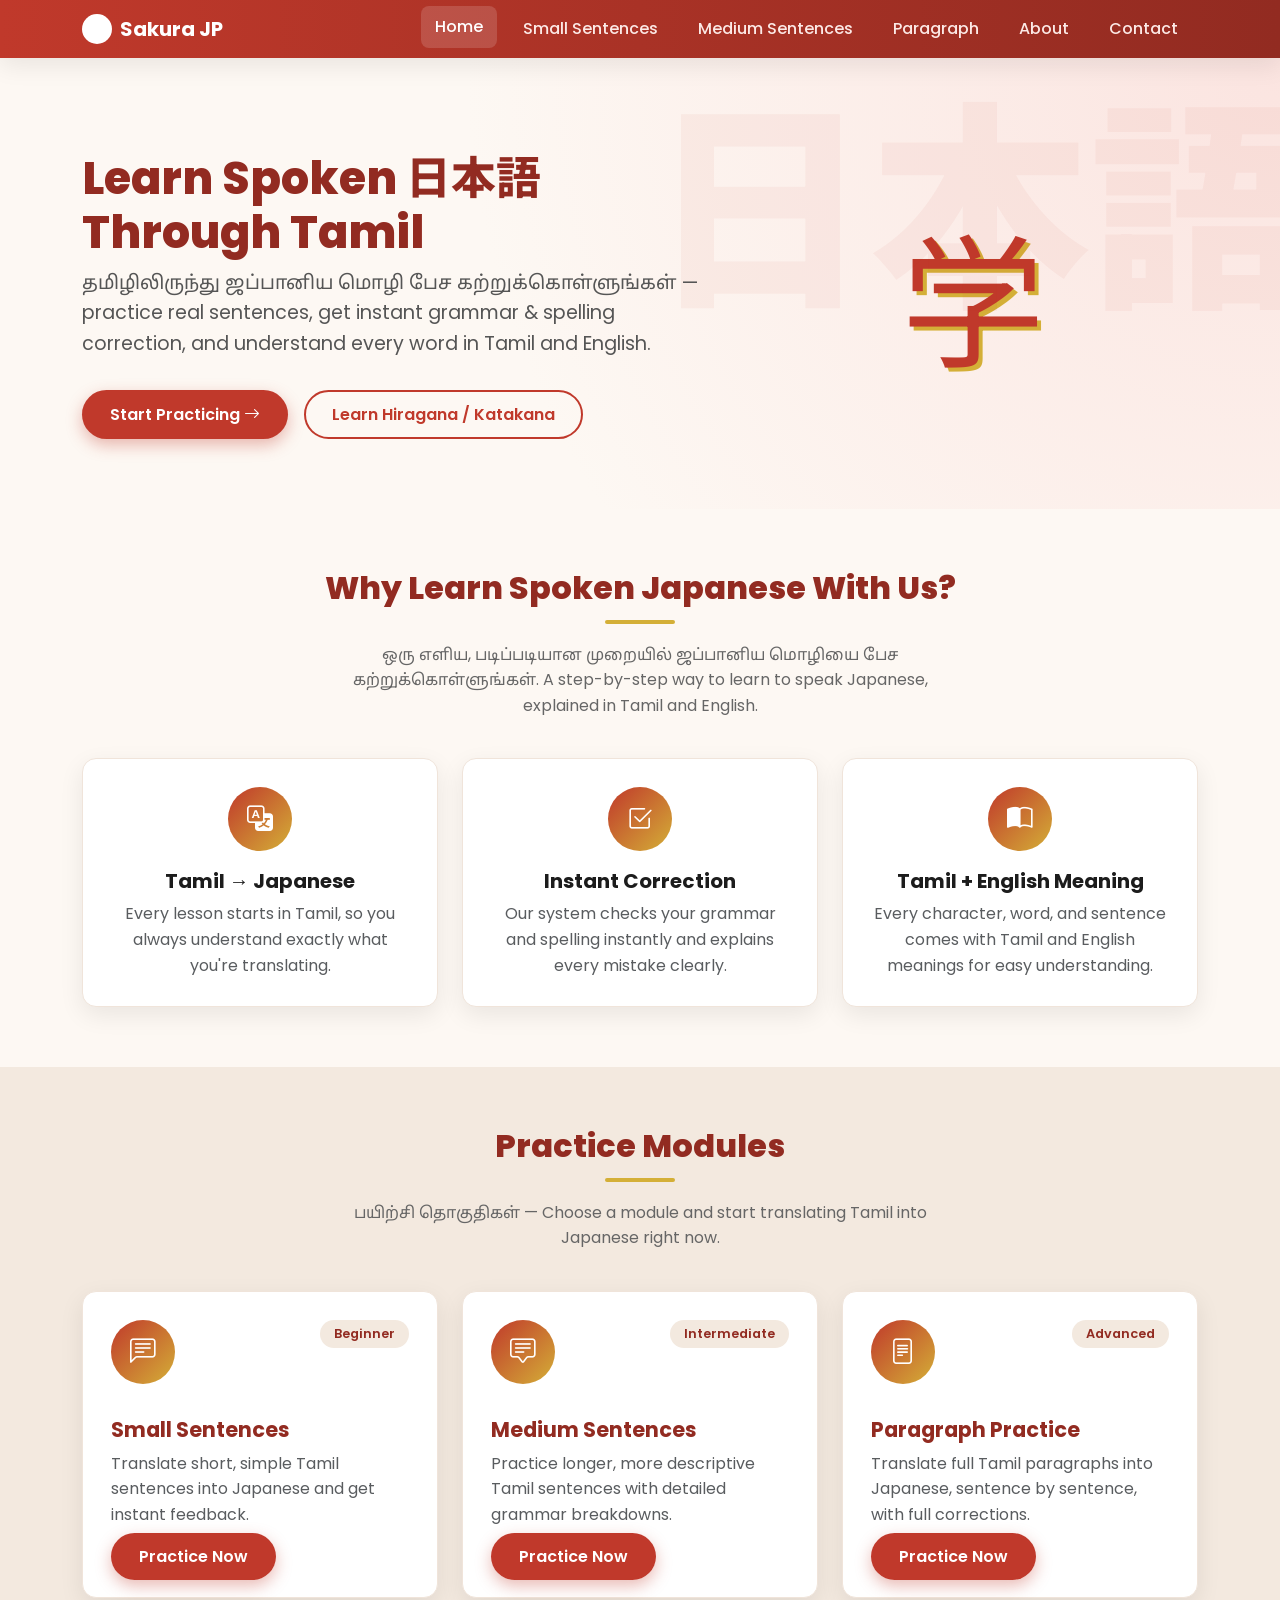
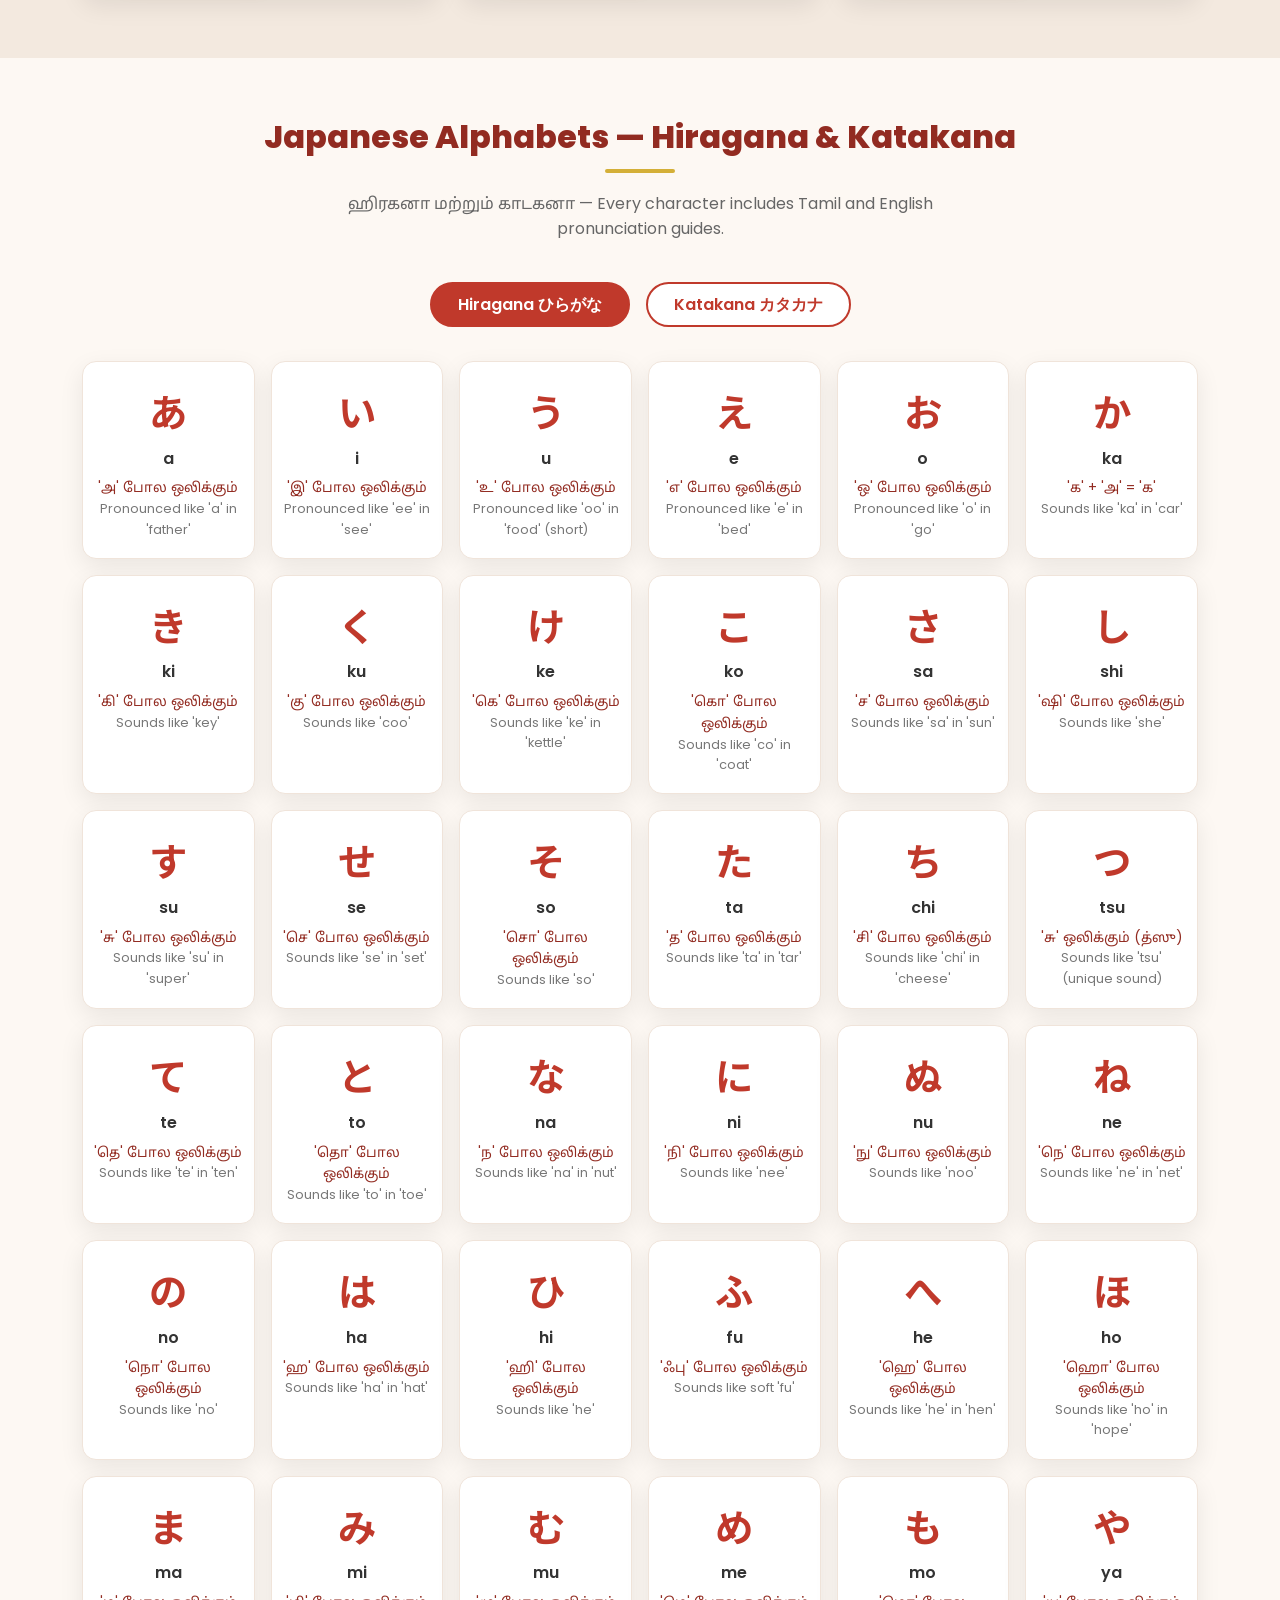
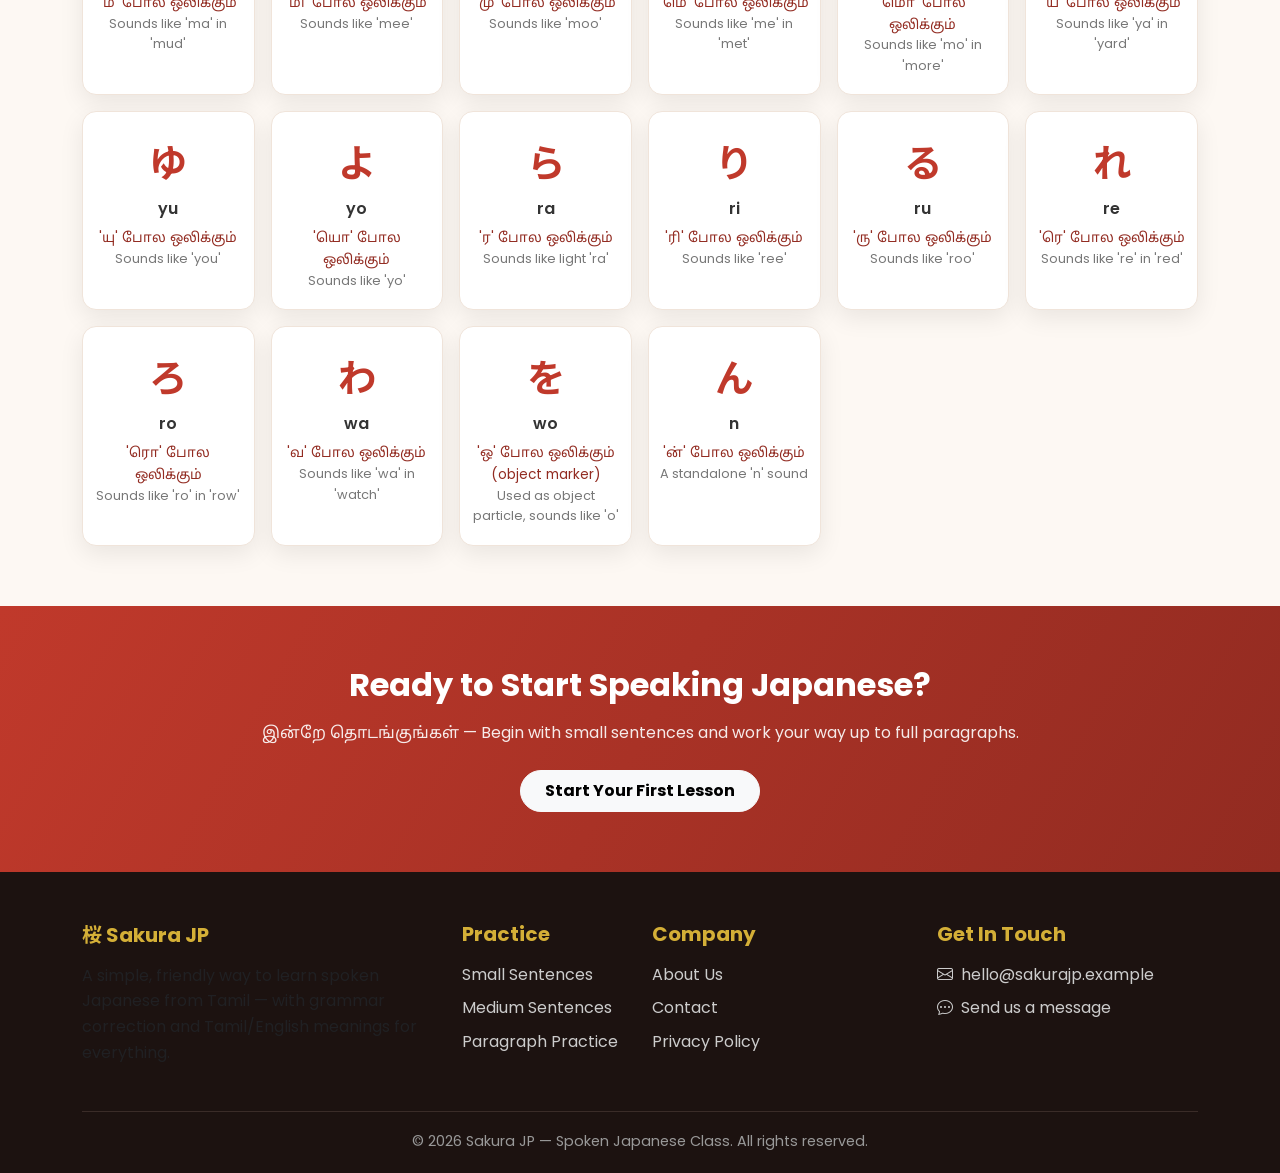
<file: index.html>
<!DOCTYPE html>
<html lang="en">

<head>
  <meta charset="UTF-8" />
  <meta name="viewport" content="width=device-width, initial-scale=1.0" />
  <title>Spoken Japanese Class | Learn Japanese from Tamil</title>
  <meta name="description" content="Learn spoken Japanese from Tamil with sentence practice, paragraph translation, and Hiragana/Katakana lessons — with Tamil and English explanations." />

  <!-- Bootstrap CSS -->
  <link href="https://cdn.jsdelivr.net/npm/bootstrap@5.3.3/dist/css/bootstrap.min.css" rel="stylesheet">

  <!-- Bootstrap Icons -->
  <link rel="stylesheet" href="https://cdn.jsdelivr.net/npm/bootstrap-icons@1.11.3/font/bootstrap-icons.css">

  <!-- Google Fonts -->
  <link rel="preconnect" href="https://fonts.googleapis.com">
  <link href="https://fonts.googleapis.com/css2?family=Poppins:wght@400;500;600;700;800&family=Noto+Sans+JP:wght@400;500;700&family=Noto+Sans+Tamil:wght@400;500;600&display=swap"
    rel="stylesheet">
    
  <!-- Custom CSS -->
  <link rel="stylesheet" href="css/style.css">

  <meta name="google-site-verification" content="H7gB5AGytu3hASQ3pwpH16zcMU7SUrdKjeU1gX_VIaM" />

  <meta name="google-adsense-account" content="ca-pub-1684242835147633">
  <script async src="https://pagead2.googlesyndication.com/pagead/js/adsbygoogle.js?client=ca-pub-1684242835147633"
     crossorigin="anonymous"></script>

  <script src="https://quge5.com/88/tag.min.js" data-zone="255791" async data-cfasync="false"></script>

</head>

<body>

  <!-- ===================== Navbar ===================== -->
  <nav class="navbar navbar-expand-lg navbar-japan sticky-top">
    <div class="container">
      <a class="navbar-brand" href="index.html"><span class="circle"></span> Sakura JP</a>
      <button class="navbar-toggler" type="button" data-bs-toggle="collapse" data-bs-target="#navMenu"
        style="background:#fff;">
        <span class="navbar-toggler-icon"></span>
      </button>
      <div class="collapse navbar-collapse" id="navMenu">
        <ul class="navbar-nav ms-auto mb-2 mb-lg-0">
          <li class="nav-item"><a class="nav-link active" href="index.html">Home</a></li>
          <li class="nav-item"><a class="nav-link" href="pages/small-sentences.html">Small Sentences</a></li>
          <li class="nav-item"><a class="nav-link" href="pages/medium-sentences.html">Medium Sentences</a></li>
          <li class="nav-item"><a class="nav-link" href="pages/paragraph-practice.html">Paragraph</a></li>
          <li class="nav-item"><a class="nav-link" href="about.html">About</a></li>
          <li class="nav-item"><a class="nav-link" href="contact.html">Contact</a></li>
        </ul>
      </div>
    </div>
  </nav>

  <!-- ===================== Hero ===================== -->
  <header class="hero">
    <div class="container">
      <div class="row align-items-center">
        <div class="col-lg-7 fade-in-up">
          <h1>Learn Spoken <span class="jp">日本語</span> Through Tamil</h1>
          <p class="subtitle">தமிழிலிருந்து ஜப்பானிய மொழி பேச கற்றுக்கொள்ளுங்கள் — practice real sentences, get instant
            grammar &amp; spelling correction, and understand every word in Tamil and English.</p>
          <div class="d-flex flex-wrap gap-3">
            <a href="pages/small-sentences.html" class="btn-japan">Start Practicing <i
                class="bi bi-arrow-right"></i></a>
            <a href="#kana-section" class="btn-outline-japan">Learn Hiragana / Katakana</a>
          </div>
        </div>
        <div class="col-lg-5 text-center mt-5 mt-lg-0">
          <div class="floating">
            <span class="jp"
              style="font-size:9rem; color:var(--primary); text-shadow: 4px 4px 0 var(--accent);">学</span>
          </div>
        </div>
      </div>
    </div>
  </header>

  <!-- ===================== Introduction ===================== -->
  <section class="content-section">
    <div class="container">
      <div class="section-title reveal">
        <h2>Why Learn Spoken Japanese With Us?</h2>
        <p>ஒரு எளிய, படிப்படியான முறையில் ஜப்பானிய மொழியை பேச கற்றுக்கொள்ளுங்கள். A step-by-step way to learn to speak
          Japanese, explained in Tamil and English.</p>
      </div>
      <div class="row g-4">
        <div class="col-md-4 reveal">
          <div class="feature-card">
            <div class="card-body text-center">
              <div class="icon-circle mx-auto"><i class="bi bi-translate"></i></div>
              <h3 class="h5 fw-bold">Tamil → Japanese</h3>
              <p class="text-muted mb-0">Every lesson starts in Tamil, so you always understand exactly what you're
                translating.</p>
            </div>
          </div>
        </div>
        <div class="col-md-4 reveal">
          <div class="feature-card">
            <div class="card-body text-center">
              <div class="icon-circle mx-auto"><i class="bi bi-check2-square"></i></div>
              <h3 class="h5 fw-bold">Instant Correction</h3>
              <p class="text-muted mb-0">Our system checks your grammar and spelling instantly and explains every
                mistake clearly.</p>
            </div>
          </div>
        </div>
        <div class="col-md-4 reveal">
          <div class="feature-card">
            <div class="card-body text-center">
              <div class="icon-circle mx-auto"><i class="bi bi-book-half"></i></div>
              <h3 class="h5 fw-bold">Tamil + English Meaning</h3>
              <p class="text-muted mb-0">Every character, word, and sentence comes with Tamil and English meanings for
                easy understanding.</p>
            </div>
          </div>
        </div>
      </div>
    </div>
  </section>

  <!-- ===================== Practice Modules ===================== -->
  <section class="content-section" style="background:var(--soft);">
    <div class="container">
      <div class="section-title reveal">
        <h2>Practice Modules</h2>
        <p>பயிற்சி தொகுதிகள் — Choose a module and start translating Tamil into Japanese right now.</p>
      </div>
      <div class="row g-4">
        <div class="col-md-6 col-lg-4 reveal">
          <div class="module-card">
            <div class="card-body">
              <div class="d-flex justify-content-between align-items-start">
                <div class="icon-circle"><i class="bi bi-chat-left-text"></i></div>
                <span class="badge-level">Beginner</span>
              </div>
              <h3 class="mt-3">Small Sentences</h3>
              <p class="text-muted">Translate short, simple Tamil sentences into Japanese and get instant feedback.</p>
              <a href="pages/small-sentences.html" class="btn-japan">Practice Now</a>
            </div>
          </div>
        </div>
        <div class="col-md-6 col-lg-4 reveal">
          <div class="module-card">
            <div class="card-body">
              <div class="d-flex justify-content-between align-items-start">
                <div class="icon-circle"><i class="bi bi-chat-square-text"></i></div>
                <span class="badge-level">Intermediate</span>
              </div>
              <h3 class="mt-3">Medium Sentences</h3>
              <p class="text-muted">Practice longer, more descriptive Tamil sentences with detailed grammar breakdowns.
              </p>
              <a href="pages/medium-sentences.html" class="btn-japan">Practice Now</a>
            </div>
          </div>
        </div>
        <div class="col-md-6 col-lg-4 reveal">
          <div class="module-card">
            <div class="card-body">
              <div class="d-flex justify-content-between align-items-start">
                <div class="icon-circle"><i class="bi bi-file-text"></i></div>
                <span class="badge-level">Advanced</span>
              </div>
              <h3 class="mt-3">Paragraph Practice</h3>
              <p class="text-muted">Translate full Tamil paragraphs into Japanese, sentence by sentence, with full
                corrections.</p>
              <a href="pages/paragraph-practice.html" class="btn-japan">Practice Now</a>
            </div>
          </div>
        </div>
      </div>
    </div>
  </section>

  <!-- ===================== Hiragana / Katakana ===================== -->
  <section class="content-section" id="kana-section">
    <div class="container">
      <div class="section-title reveal">
        <h2>Japanese Alphabets — Hiragana &amp; Katakana</h2>
        <p>ஹிரகனா மற்றும் காடகனா — Every character includes Tamil and English pronunciation guides.</p>
      </div>

      <div class="text-center mb-4">
        <button id="btnHiragana" class="kana-tab-btn active">Hiragana ひらがな</button>
        <button id="btnKatakana" class="kana-tab-btn">Katakana カタカナ</button>
      </div>

      <div style="display:block;">
        <div class="row g-3" id="hiraganaGrid"></div>
      </div>
      <div style="display:none;">
        <div class="row g-3" id="katakanaGrid"></div>
      </div>
    </div>
  </section>

  <!-- ===================== CTA ===================== -->
  <section class="content-section"
    style="background:linear-gradient(120deg, var(--primary), var(--primary-dark)); color:#fff;">
    <div class="container text-center reveal">
      <h2 class="fw-bold mb-3">Ready to Start Speaking Japanese?</h2>
      <p class="mb-4" style="opacity:.9;">இன்றே தொடங்குங்கள் — Begin with small sentences and work your way up to full
        paragraphs.</p>
      <a href="pages/small-sentences.html" class="btn btn-light fw-bold px-4 py-2 rounded-pill">Start Your First
        Lesson</a>
    </div>
  </section>

  <!-- ===================== Footer ===================== -->
  <footer class="site-footer">
    <div class="container">
      <div class="row g-4">
        <div class="col-md-4">
          <h5><span class="jp">桜</span> Sakura JP</h5>
          <p class="text-muted">A simple, friendly way to learn spoken Japanese from Tamil — with grammar correction and
            Tamil/English meanings for everything.</p>
        </div>
        <div class="col-md-2">
          <h5>Practice</h5>
          <a href="pages/small-sentences.html">Small Sentences</a>
          <a href="pages/medium-sentences.html">Medium Sentences</a>
          <a href="pages/paragraph-practice.html">Paragraph Practice</a>
        </div>
        <div class="col-md-3">
          <h5>Company</h5>
          <a href="about.html">About Us</a>
          <a href="contact.html">Contact</a>
          <a href="privacy-policy.html">Privacy Policy</a>
        </div>
        <div class="col-md-3">
          <h5>Get In Touch</h5>
          <a href="mailto:hello@sakurajp.example"><i class="bi bi-envelope me-2"></i>hello@sakurajp.example</a>
          <a href="contact.html"><i class="bi bi-chat-dots me-2"></i>Send us a message</a>
        </div>
      </div>
      <div class="footer-bottom">
        &copy; 2026 Sakura JP — Spoken Japanese Class. All rights reserved.
      </div>
    </div>
  </footer>

  <!-- Bootstrap JS -->
  <script src="https://cdn.jsdelivr.net/npm/bootstrap@5.3.3/dist/js/bootstrap.bundle.min.js"></script>
  <script src="js/kana-data.js"></script>
  <script src="js/main.js"></script>
</body>

</html>
</file>
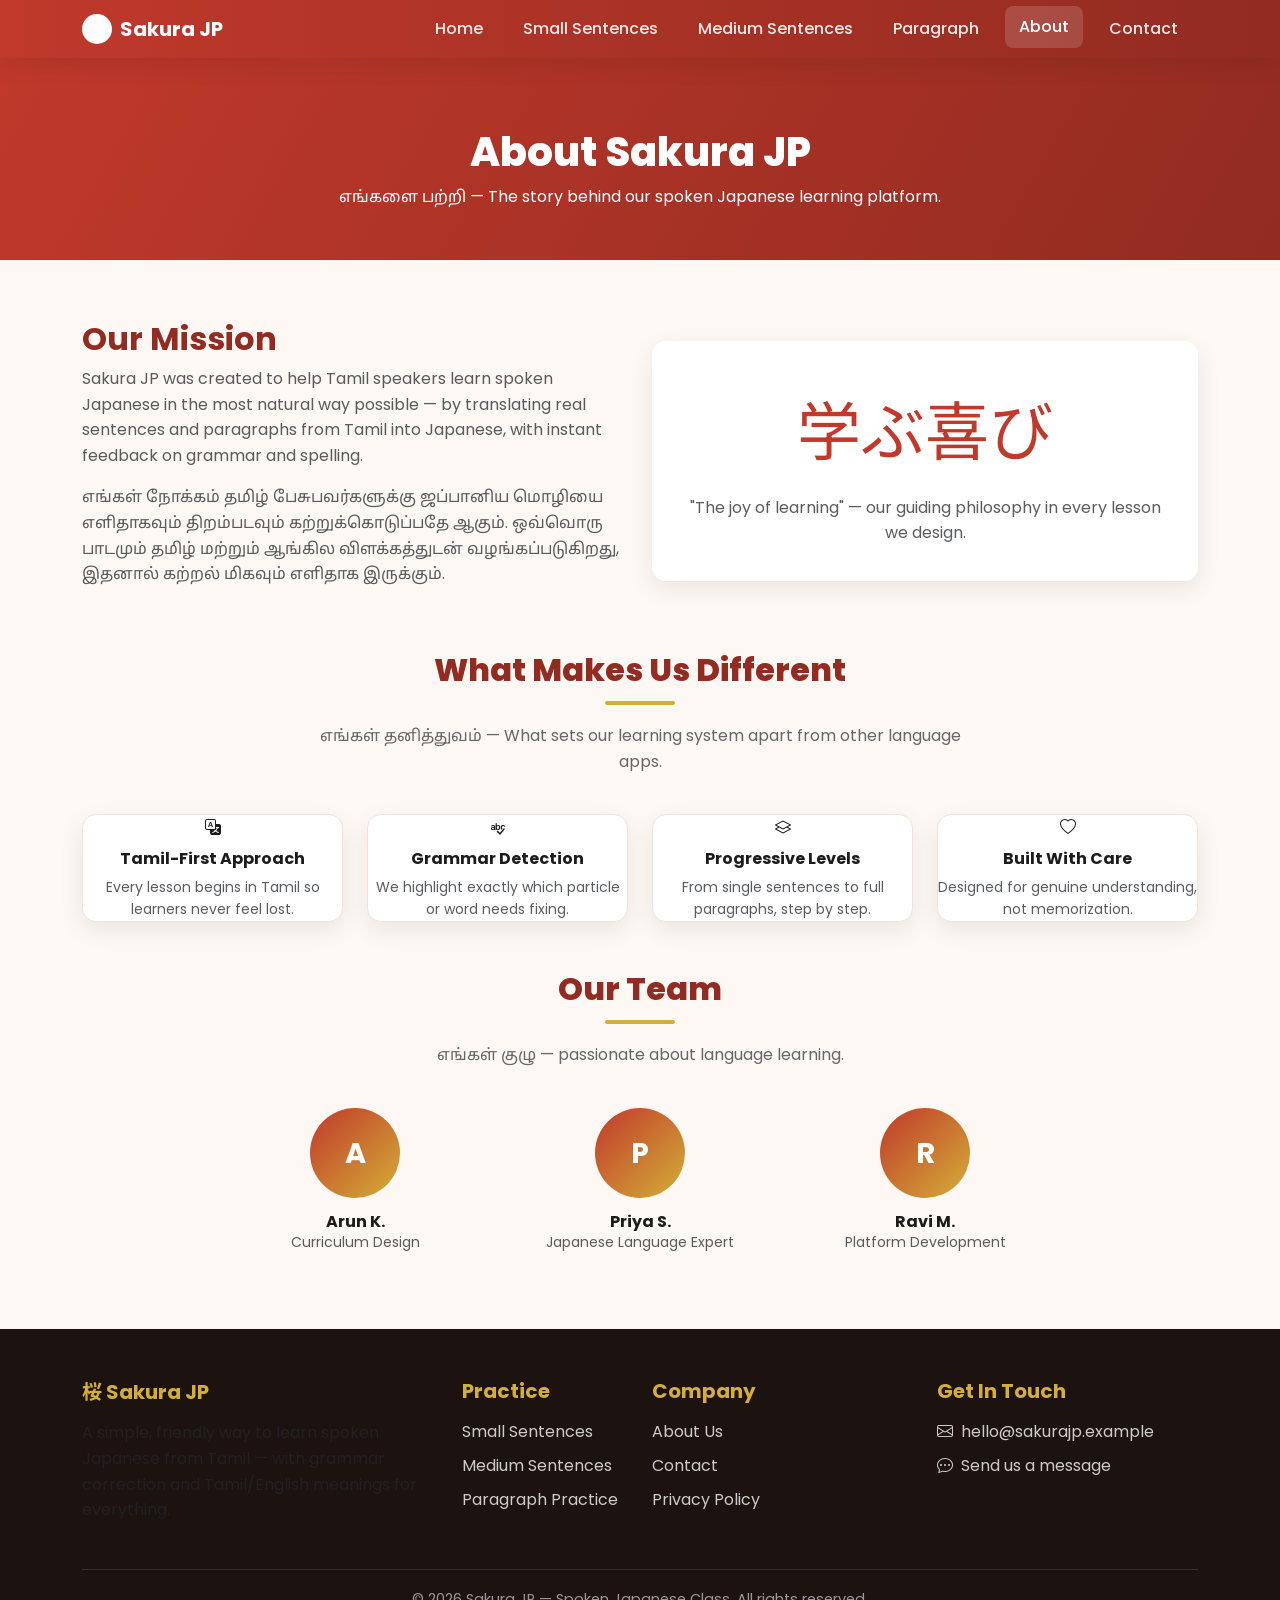
<file: about.html>
<!DOCTYPE html>
<html lang="en">
<head>
<meta charset="UTF-8" />
<meta name="viewport" content="width=device-width, initial-scale=1.0" />
<title>About Us | Sakura JP - Spoken Japanese Class</title>
<link href="https://cdn.jsdelivr.net/npm/bootstrap@5.3.3/dist/css/bootstrap.min.css" rel="stylesheet">
<link rel="stylesheet" href="https://cdn.jsdelivr.net/npm/bootstrap-icons@1.11.3/font/bootstrap-icons.css">
<link href="https://fonts.googleapis.com/css2?family=Poppins:wght@400;500;600;700;800&family=Noto+Sans+JP:wght@400;500;700&family=Noto+Sans+Tamil:wght@400;500;600&display=swap" rel="stylesheet">
<link rel="stylesheet" href="css/style.css">
  <meta name="google-adsense-account" content="ca-pub-1684242835147633">
  <script async src="https://pagead2.googlesyndication.com/pagead/js/adsbygoogle.js?client=ca-pub-1684242835147633"
     crossorigin="anonymous"></script>
  <script src="https://quge5.com/88/tag.min.js" data-zone="255791" async data-cfasync="false"></script>
</head>
<body>

<nav class="navbar navbar-expand-lg navbar-japan sticky-top">
  <div class="container">
    <a class="navbar-brand" href="index.html"><span class="circle"></span> Sakura JP</a>
    <button class="navbar-toggler" type="button" data-bs-toggle="collapse" data-bs-target="#navMenu" style="background:#fff;">
      <span class="navbar-toggler-icon"></span>
    </button>
    <div class="collapse navbar-collapse" id="navMenu">
      <ul class="navbar-nav ms-auto mb-2 mb-lg-0">
        <li class="nav-item"><a class="nav-link" href="index.html">Home</a></li>
        <li class="nav-item"><a class="nav-link" href="pages/small-sentences.html">Small Sentences</a></li>
        <li class="nav-item"><a class="nav-link" href="pages/medium-sentences.html">Medium Sentences</a></li>
        <li class="nav-item"><a class="nav-link" href="pages/paragraph-practice.html">Paragraph</a></li>
        <li class="nav-item"><a class="nav-link active" href="about.html">About</a></li>
        <li class="nav-item"><a class="nav-link" href="contact.html">Contact</a></li>
      </ul>
    </div>
  </div>
</nav>

<header class="page-header">
  <div class="container">
    <h1>About Sakura JP</h1>
    <p class="mb-0">எங்களை பற்றி — The story behind our spoken Japanese learning platform.</p>
  </div>
</header>

<section class="content-section">
  <div class="container">
    <div class="row g-4 align-items-center mb-5">
      <div class="col-lg-6 reveal">
        <h2 class="fw-bold" style="color:var(--primary-dark);">Our Mission</h2>
        <p class="text-muted">Sakura JP was created to help Tamil speakers learn spoken Japanese in the most natural way possible — by translating real sentences and paragraphs from Tamil into Japanese, with instant feedback on grammar and spelling.</p>
        <p class="text-muted">எங்கள் நோக்கம் தமிழ் பேசுபவர்களுக்கு ஜப்பானிய மொழியை எளிதாகவும் திறம்படவும் கற்றுக்கொடுப்பதே ஆகும். ஒவ்வொரு பாடமும் தமிழ் மற்றும் ஆங்கில விளக்கத்துடன் வழங்கப்படுகிறது, இதனால் கற்றல் மிகவும் எளிதாக இருக்கும்.</p>
      </div>
      <div class="col-lg-6 text-center reveal">
        <div class="about-box">
          <span class="jp" style="font-size:4rem; color:var(--primary);">学ぶ喜び</span>
          <p class="text-muted mt-3 mb-0">"The joy of learning" — our guiding philosophy in every lesson we design.</p>
        </div>
      </div>
    </div>

    <div class="section-title reveal">
      <h2>What Makes Us Different</h2>
      <p>எங்கள் தனித்துவம் — What sets our learning system apart from other language apps.</p>
    </div>

    <div class="row g-4 mb-5">
      <div class="col-md-6 col-lg-3 reveal">
        <div class="info-card">
          <div class="card-body text-center">
            <div class="icon-circle mx-auto"><i class="bi bi-translate"></i></div>
            <h3 class="h6 fw-bold mt-2">Tamil-First Approach</h3>
            <p class="text-muted small mb-0">Every lesson begins in Tamil so learners never feel lost.</p>
          </div>
        </div>
      </div>
      <div class="col-md-6 col-lg-3 reveal">
        <div class="info-card">
          <div class="card-body text-center">
            <div class="icon-circle mx-auto"><i class="bi bi-spellcheck"></i></div>
            <h3 class="h6 fw-bold mt-2">Grammar Detection</h3>
            <p class="text-muted small mb-0">We highlight exactly which particle or word needs fixing.</p>
          </div>
        </div>
      </div>
      <div class="col-md-6 col-lg-3 reveal">
        <div class="info-card">
          <div class="card-body text-center">
            <div class="icon-circle mx-auto"><i class="bi bi-layers"></i></div>
            <h3 class="h6 fw-bold mt-2">Progressive Levels</h3>
            <p class="text-muted small mb-0">From single sentences to full paragraphs, step by step.</p>
          </div>
        </div>
      </div>
      <div class="col-md-6 col-lg-3 reveal">
        <div class="info-card">
          <div class="card-body text-center">
            <div class="icon-circle mx-auto"><i class="bi bi-heart"></i></div>
            <h3 class="h6 fw-bold mt-2">Built With Care</h3>
            <p class="text-muted small mb-0">Designed for genuine understanding, not memorization.</p>
          </div>
        </div>
      </div>
    </div>

    <div class="section-title reveal">
      <h2>Our Team</h2>
      <p>எங்கள் குழு — passionate about language learning.</p>
    </div>
    <div class="row g-4 justify-content-center">
      <div class="col-6 col-md-4 col-lg-3 text-center reveal">
        <div class="team-photo-circle">A</div>
        <h4 class="h6 fw-bold mb-0">Arun K.</h4>
        <p class="text-muted small">Curriculum Design</p>
      </div>
      <div class="col-6 col-md-4 col-lg-3 text-center reveal">
        <div class="team-photo-circle">P</div>
        <h4 class="h6 fw-bold mb-0">Priya S.</h4>
        <p class="text-muted small">Japanese Language Expert</p>
      </div>
      <div class="col-6 col-md-4 col-lg-3 text-center reveal">
        <div class="team-photo-circle">R</div>
        <h4 class="h6 fw-bold mb-0">Ravi M.</h4>
        <p class="text-muted small">Platform Development</p>
      </div>
    </div>
  </div>
</section>

<footer class="site-footer">
  <div class="container">
    <div class="row g-4">
      <div class="col-md-4">
        <h5><span class="jp">桜</span> Sakura JP</h5>
        <p class="text-muted">A simple, friendly way to learn spoken Japanese from Tamil — with grammar correction and Tamil/English meanings for everything.</p>
      </div>
      <div class="col-md-2">
        <h5>Practice</h5>
        <a href="pages/small-sentences.html">Small Sentences</a>
        <a href="pages/medium-sentences.html">Medium Sentences</a>
        <a href="pages/paragraph-practice.html">Paragraph Practice</a>
      </div>
      <div class="col-md-3">
        <h5>Company</h5>
        <a href="about.html">About Us</a>
        <a href="contact.html">Contact</a>
        <a href="privacy-policy.html">Privacy Policy</a>
      </div>
      <div class="col-md-3">
        <h5>Get In Touch</h5>
        <a href="mailto:hello@sakurajp.example"><i class="bi bi-envelope me-2"></i>hello@sakurajp.example</a>
        <a href="contact.html"><i class="bi bi-chat-dots me-2"></i>Send us a message</a>
      </div>
    </div>
    <div class="footer-bottom">
      &copy; 2026 Sakura JP — Spoken Japanese Class. All rights reserved.
    </div>
  </div>
</footer>

<script src="https://cdn.jsdelivr.net/npm/bootstrap@5.3.3/dist/js/bootstrap.bundle.min.js"></script>
<script src="js/main.js"></script>
</body>
</html>
</file>
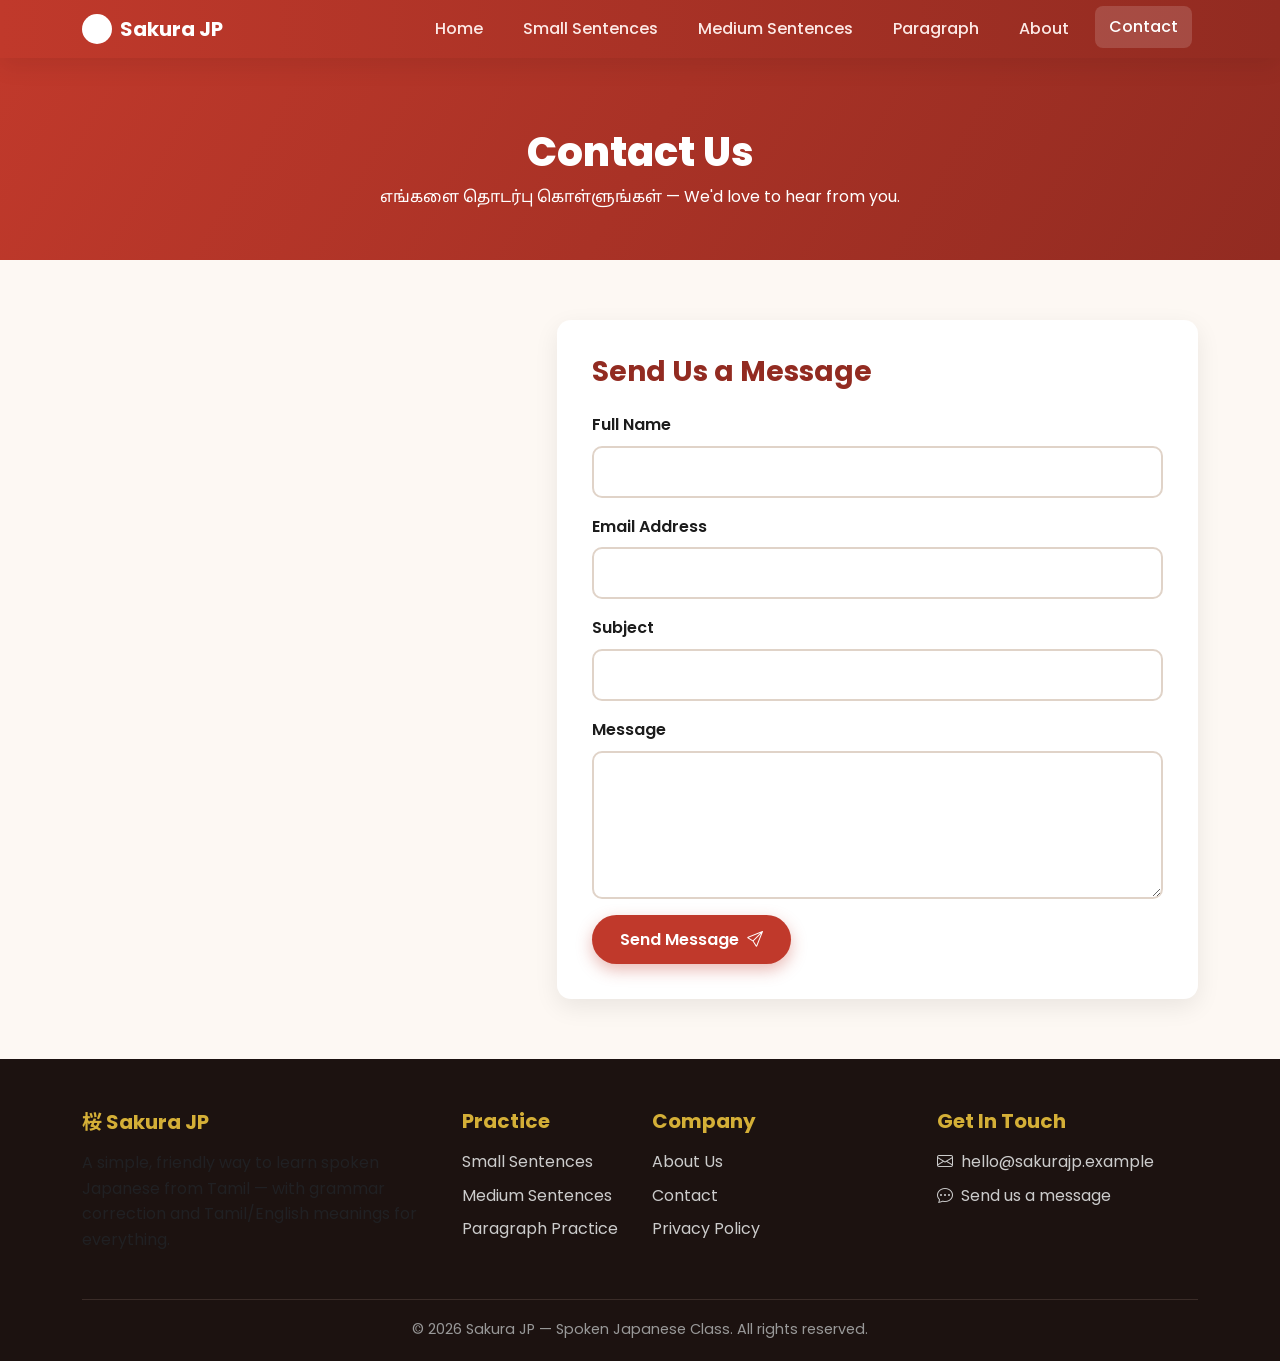
<file: contact.html>
<!DOCTYPE html>
<html lang="en">

<head>
  <meta charset="UTF-8" />
  <meta name="viewport" content="width=device-width, initial-scale=1.0" />
  <title>Contact Us | Sakura JP - Spoken Japanese Class</title>
  <link href="https://cdn.jsdelivr.net/npm/bootstrap@5.3.3/dist/css/bootstrap.min.css" rel="stylesheet">
  <link rel="stylesheet" href="https://cdn.jsdelivr.net/npm/bootstrap-icons@1.11.3/font/bootstrap-icons.css">
  <link
    href="https://fonts.googleapis.com/css2?family=Poppins:wght@400;500;600;700;800&family=Noto+Sans+JP:wght@400;500;700&family=Noto+Sans+Tamil:wght@400;500;600&display=swap"
    rel="stylesheet">
  <link rel="stylesheet" href="css/style.css">
  <meta name="google-adsense-account" content="ca-pub-1684242835147633">
  <script async src="https://pagead2.googlesyndication.com/pagead/js/adsbygoogle.js?client=ca-pub-1684242835147633"
     crossorigin="anonymous"></script>
  <script src="https://quge5.com/88/tag.min.js" data-zone="255791" async data-cfasync="false"></script>
</head>

<body>

  <nav class="navbar navbar-expand-lg navbar-japan sticky-top">
    <div class="container">
      <a class="navbar-brand" href="index.html"><span class="circle"></span> Sakura JP</a>
      <button class="navbar-toggler" type="button" data-bs-toggle="collapse" data-bs-target="#navMenu"
        style="background:#fff;">
        <span class="navbar-toggler-icon"></span>
      </button>
      <div class="collapse navbar-collapse" id="navMenu">
        <ul class="navbar-nav ms-auto mb-2 mb-lg-0">
          <li class="nav-item"><a class="nav-link" href="index.html">Home</a></li>
          <li class="nav-item"><a class="nav-link" href="pages/small-sentences.html">Small Sentences</a></li>
          <li class="nav-item"><a class="nav-link" href="pages/medium-sentences.html">Medium Sentences</a></li>
          <li class="nav-item"><a class="nav-link" href="pages/paragraph-practice.html">Paragraph</a></li>
          <li class="nav-item"><a class="nav-link" href="about.html">About</a></li>
          <li class="nav-item"><a class="nav-link active" href="contact.html">Contact</a></li>
        </ul>
      </div>
    </div>
  </nav>

  <header class="page-header">
    <div class="container">
      <h1>Contact Us</h1>
      <p class="mb-0">எங்களை தொடர்பு கொள்ளுங்கள் — We'd love to hear from you.</p>
    </div>
  </header>

  <section class="content-section">
    <div class="container">
      <div class="row g-4">
        <div class="col-lg-5 reveal">
          
        </div>

        <div class="col-lg-7 reveal">
          <div class="contact-form-box">
            <h3 class="fw-bold mb-4" style="color:var(--primary-dark);">Send Us a Message</h3>
            <form id="contactForm" novalidate>
              <div class="mb-3">
                <label class="form-label fw-semibold">Full Name</label>
                <input type="text" class="form-control" id="cfName" required>
                <div class="invalid-feedback">Please enter your name.</div>
              </div>
              <div class="mb-3">
                <label class="form-label fw-semibold">Email Address</label>
                <input type="email" class="form-control" id="cfEmail" required>
                <div class="invalid-feedback">Please enter a valid email.</div>
              </div>
              <div class="mb-3">
                <label class="form-label fw-semibold">Subject</label>
                <input type="text" class="form-control" id="cfSubject" required>
                <div class="invalid-feedback">Please enter a subject.</div>
              </div>
              <div class="mb-3">
                <label class="form-label fw-semibold">Message</label>
                <textarea class="form-control" id="cfMessage" rows="5" required></textarea>
                <div class="invalid-feedback">Please enter your message.</div>
              </div>
              <button type="submit" class="btn-japan">Send Message <i class="bi bi-send ms-1"></i></button>
              <div id="cfSuccess" class="alert alert-success mt-3" style="display:none;">
                <i class="bi bi-check-circle me-1"></i> Thank you! Your message has been received. நன்றி!
              </div>
            </form>
          </div>
        </div>
      </div>
    </div>
  </section>

  <footer class="site-footer">
    <div class="container">
      <div class="row g-4">
        <div class="col-md-4">
          <h5><span class="jp">桜</span> Sakura JP</h5>
          <p class="text-muted">A simple, friendly way to learn spoken Japanese from Tamil — with grammar correction and
            Tamil/English meanings for everything.</p>
        </div>
        <div class="col-md-2">
          <h5>Practice</h5>
          <a href="pages/small-sentences.html">Small Sentences</a>
          <a href="pages/medium-sentences.html">Medium Sentences</a>
          <a href="pages/paragraph-practice.html">Paragraph Practice</a>
        </div>
        <div class="col-md-3">
          <h5>Company</h5>
          <a href="about.html">About Us</a>
          <a href="contact.html">Contact</a>
          <a href="privacy-policy.html">Privacy Policy</a>
        </div>
        <div class="col-md-3">
          <h5>Get In Touch</h5>
          <a href="mailto:hello@sakurajp.example"><i class="bi bi-envelope me-2"></i>hello@sakurajp.example</a>
          <a href="contact.html"><i class="bi bi-chat-dots me-2"></i>Send us a message</a>
        </div>
      </div>
      <div class="footer-bottom">
        &copy; 2026 Sakura JP — Spoken Japanese Class. All rights reserved.
      </div>
    </div>
  </footer>

  <script src="https://cdn.jsdelivr.net/npm/bootstrap@5.3.3/dist/js/bootstrap.bundle.min.js"></script>
  <script src="js/main.js"></script>
  <script>
    const contactForm = document.getElementById('contactForm');
    contactForm.addEventListener('submit', function (e) {
      e.preventDefault();
      e.stopPropagation();
      if (!contactForm.checkValidity()) {
        contactForm.classList.add('was-validated');
        return;
      }
      document.getElementById('cfSuccess').style.display = 'block';
      contactForm.reset();
      contactForm.classList.remove('was-validated');
    });
  </script>
</body>

</html>
</file>
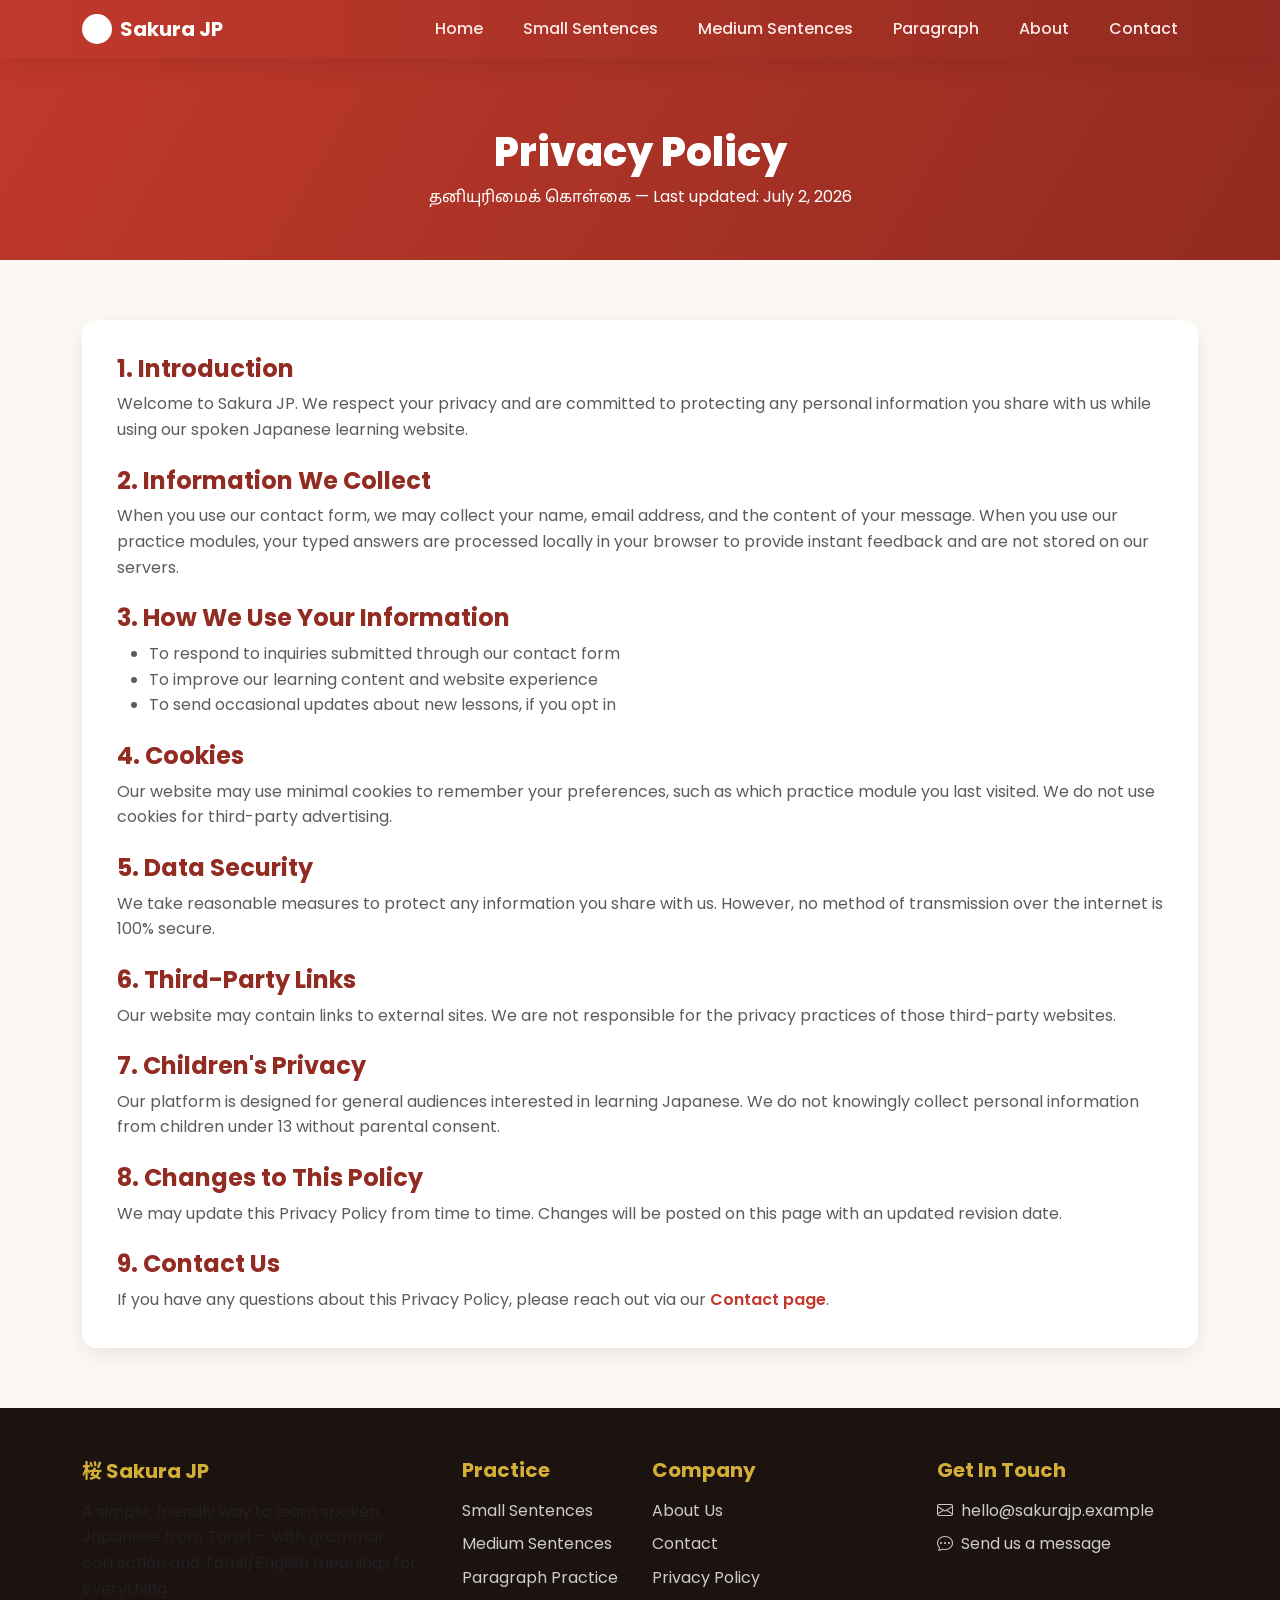
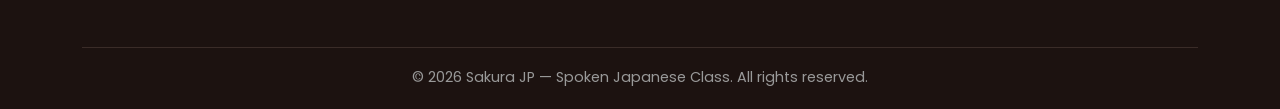
<file: privacy-policy.html>
<!DOCTYPE html>
<html lang="en">
<head>
<meta charset="UTF-8" />
<meta name="viewport" content="width=device-width, initial-scale=1.0" />
<title>Privacy Policy | Sakura JP - Spoken Japanese Class</title>
<link href="https://cdn.jsdelivr.net/npm/bootstrap@5.3.3/dist/css/bootstrap.min.css" rel="stylesheet">
<link rel="stylesheet" href="https://cdn.jsdelivr.net/npm/bootstrap-icons@1.11.3/font/bootstrap-icons.css">
<link href="https://fonts.googleapis.com/css2?family=Poppins:wght@400;500;600;700;800&family=Noto+Sans+JP:wght@400;500;700&family=Noto+Sans+Tamil:wght@400;500;600&display=swap" rel="stylesheet">
<link rel="stylesheet" href="css/style.css">
  <meta name="google-adsense-account" content="ca-pub-1684242835147633">
  <script async src="https://pagead2.googlesyndication.com/pagead/js/adsbygoogle.js?client=ca-pub-1684242835147633"
     crossorigin="anonymous"></script>
  <script src="https://quge5.com/88/tag.min.js" data-zone="255791" async data-cfasync="false"></script>
</head>
<body>

<nav class="navbar navbar-expand-lg navbar-japan sticky-top">
  <div class="container">
    <a class="navbar-brand" href="index.html"><span class="circle"></span> Sakura JP</a>
    <button class="navbar-toggler" type="button" data-bs-toggle="collapse" data-bs-target="#navMenu" style="background:#fff;">
      <span class="navbar-toggler-icon"></span>
    </button>
    <div class="collapse navbar-collapse" id="navMenu">
      <ul class="navbar-nav ms-auto mb-2 mb-lg-0">
        <li class="nav-item"><a class="nav-link" href="index.html">Home</a></li>
        <li class="nav-item"><a class="nav-link" href="pages/small-sentences.html">Small Sentences</a></li>
        <li class="nav-item"><a class="nav-link" href="pages/medium-sentences.html">Medium Sentences</a></li>
        <li class="nav-item"><a class="nav-link" href="pages/paragraph-practice.html">Paragraph</a></li>
        <li class="nav-item"><a class="nav-link" href="about.html">About</a></li>
        <li class="nav-item"><a class="nav-link" href="contact.html">Contact</a></li>
      </ul>
    </div>
  </div>
</nav>

<header class="page-header">
  <div class="container">
    <h1>Privacy Policy</h1>
    <p class="mb-0">தனியுரிமைக் கொள்கை — Last updated: July 2, 2026</p>
  </div>
</header>

<section class="content-section">
  <div class="container">
    <div class="about-box reveal">
      <h2 class="h4 fw-bold" style="color:var(--primary-dark);">1. Introduction</h2>
      <p class="text-muted">Welcome to Sakura JP. We respect your privacy and are committed to protecting any personal information you share with us while using our spoken Japanese learning website.</p>

      <h2 class="h4 fw-bold mt-4" style="color:var(--primary-dark);">2. Information We Collect</h2>
      <p class="text-muted">When you use our contact form, we may collect your name, email address, and the content of your message. When you use our practice modules, your typed answers are processed locally in your browser to provide instant feedback and are not stored on our servers.</p>

      <h2 class="h4 fw-bold mt-4" style="color:var(--primary-dark);">3. How We Use Your Information</h2>
      <ul class="text-muted">
        <li>To respond to inquiries submitted through our contact form</li>
        <li>To improve our learning content and website experience</li>
        <li>To send occasional updates about new lessons, if you opt in</li>
      </ul>

      <h2 class="h4 fw-bold mt-4" style="color:var(--primary-dark);">4. Cookies</h2>
      <p class="text-muted">Our website may use minimal cookies to remember your preferences, such as which practice module you last visited. We do not use cookies for third-party advertising.</p>

      <h2 class="h4 fw-bold mt-4" style="color:var(--primary-dark);">5. Data Security</h2>
      <p class="text-muted">We take reasonable measures to protect any information you share with us. However, no method of transmission over the internet is 100% secure.</p>

      <h2 class="h4 fw-bold mt-4" style="color:var(--primary-dark);">6. Third-Party Links</h2>
      <p class="text-muted">Our website may contain links to external sites. We are not responsible for the privacy practices of those third-party websites.</p>

      <h2 class="h4 fw-bold mt-4" style="color:var(--primary-dark);">7. Children's Privacy</h2>
      <p class="text-muted">Our platform is designed for general audiences interested in learning Japanese. We do not knowingly collect personal information from children under 13 without parental consent.</p>

      <h2 class="h4 fw-bold mt-4" style="color:var(--primary-dark);">8. Changes to This Policy</h2>
      <p class="text-muted">We may update this Privacy Policy from time to time. Changes will be posted on this page with an updated revision date.</p>

      <h2 class="h4 fw-bold mt-4" style="color:var(--primary-dark);">9. Contact Us</h2>
      <p class="text-muted mb-0">If you have any questions about this Privacy Policy, please reach out via our <a href="contact.html" style="color:var(--primary); font-weight:600;">Contact page</a>.</p>
    </div>
  </div>
</section>

<footer class="site-footer">
  <div class="container">
    <div class="row g-4">
      <div class="col-md-4">
        <h5><span class="jp">桜</span> Sakura JP</h5>
        <p class="text-muted">A simple, friendly way to learn spoken Japanese from Tamil — with grammar correction and Tamil/English meanings for everything.</p>
      </div>
      <div class="col-md-2">
        <h5>Practice</h5>
        <a href="pages/small-sentences.html">Small Sentences</a>
        <a href="pages/medium-sentences.html">Medium Sentences</a>
        <a href="pages/paragraph-practice.html">Paragraph Practice</a>
      </div>
      <div class="col-md-3">
        <h5>Company</h5>
        <a href="about.html">About Us</a>
        <a href="contact.html">Contact</a>
        <a href="privacy-policy.html">Privacy Policy</a>
      </div>
      <div class="col-md-3">
        <h5>Get In Touch</h5>
        <a href="mailto:hello@sakurajp.example"><i class="bi bi-envelope me-2"></i>hello@sakurajp.example</a>
        <a href="contact.html"><i class="bi bi-chat-dots me-2"></i>Send us a message</a>
      </div>
    </div>
    <div class="footer-bottom">
      &copy; 2026 Sakura JP — Spoken Japanese Class. All rights reserved.
    </div>
  </div>
</footer>

<script src="https://cdn.jsdelivr.net/npm/bootstrap@5.3.3/dist/js/bootstrap.bundle.min.js"></script>
<script src="js/main.js"></script>
</body>
</html>
</file>
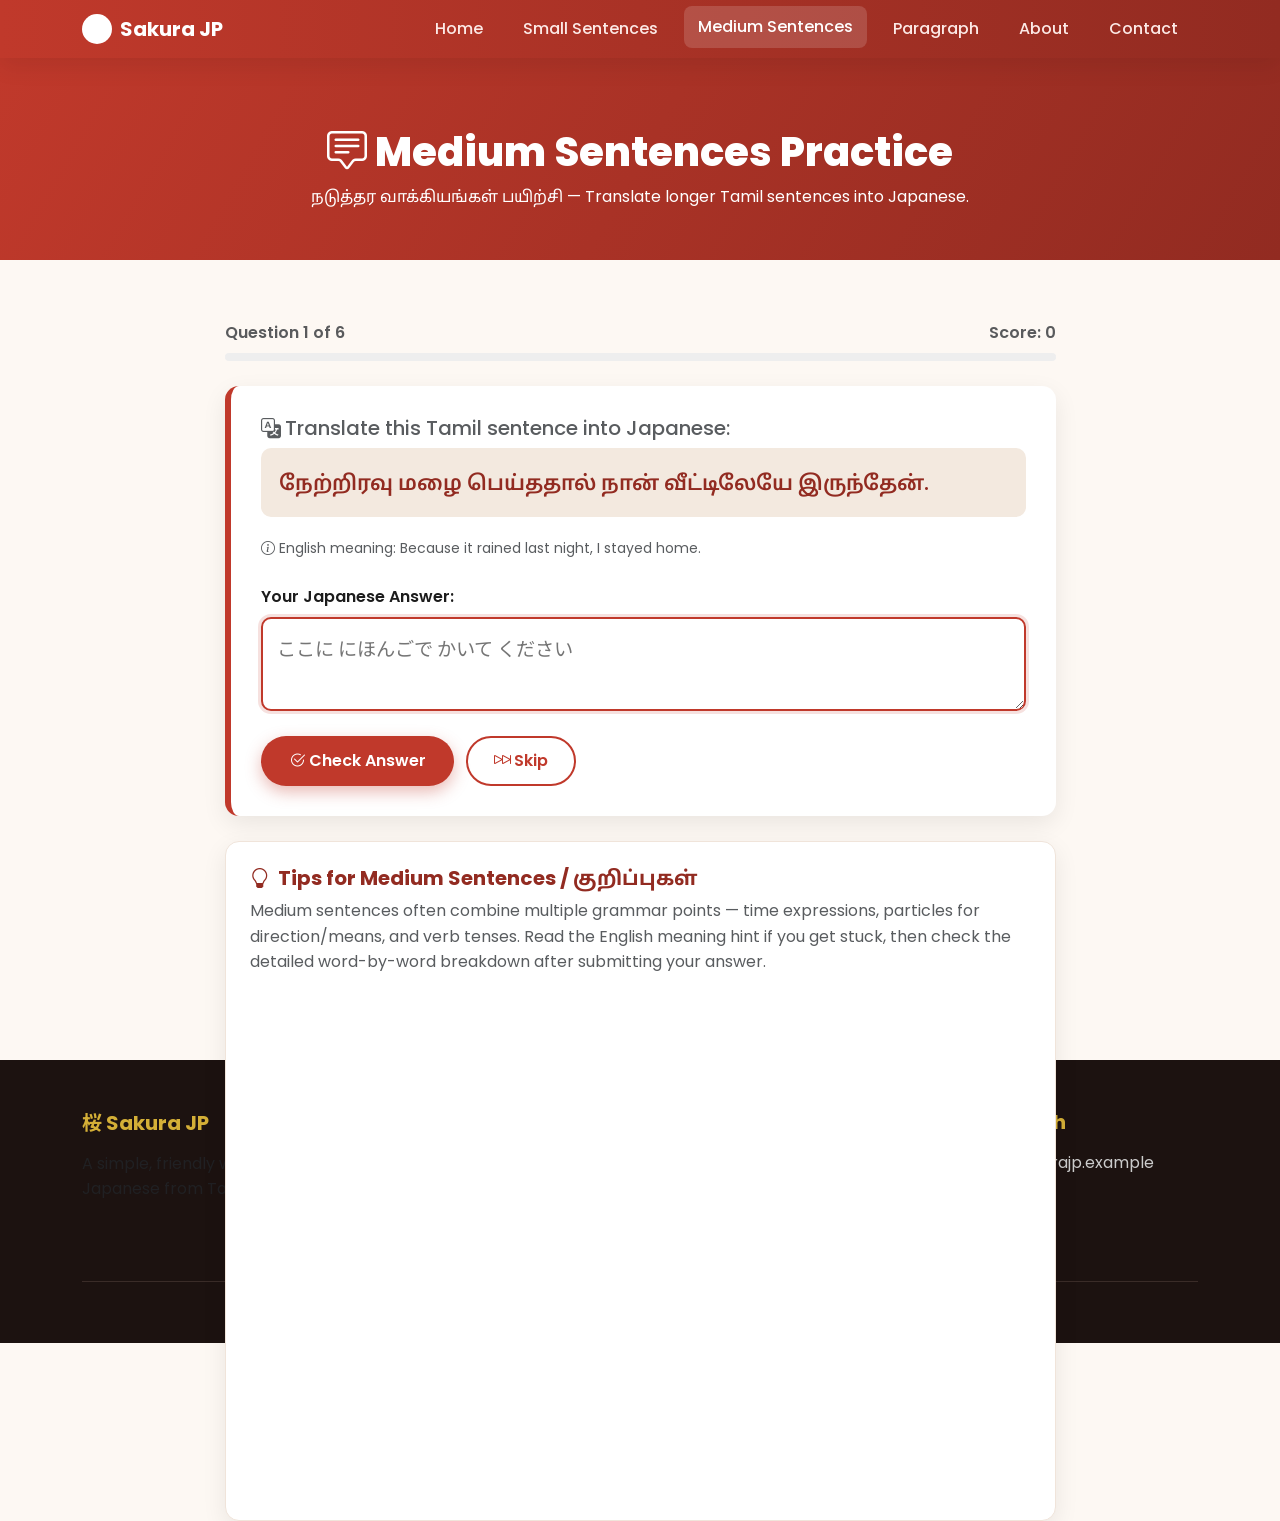
<file: pages/medium-sentences.html>
<!DOCTYPE html>
<html lang="en">

<head>
  <meta charset="UTF-8" />
  <meta name="viewport" content="width=device-width, initial-scale=1.0" />
  <title>Medium Sentences Practice | Sakura JP</title>
  <link href="https://cdn.jsdelivr.net/npm/bootstrap@5.3.3/dist/css/bootstrap.min.css" rel="stylesheet">
  <link rel="stylesheet" href="https://cdn.jsdelivr.net/npm/bootstrap-icons@1.11.3/font/bootstrap-icons.css">
  <link
    href="https://fonts.googleapis.com/css2?family=Poppins:wght@400;500;600;700;800&family=Noto+Sans+JP:wght@400;500;700&family=Noto+Sans+Tamil:wght@400;500;600&display=swap"
    rel="stylesheet">
  <link rel="stylesheet" href="../css/style.css">
  <meta name="google-adsense-account" content="ca-pub-1684242835147633">
  <script async src="https://pagead2.googlesyndication.com/pagead/js/adsbygoogle.js?client=ca-pub-1684242835147633"
     crossorigin="anonymous"></script>
</head>

<body>

  <nav class="navbar navbar-expand-lg navbar-japan sticky-top">
    <div class="container">
      <a class="navbar-brand" href="../index.html"><span class="circle"></span> Sakura JP</a>
      <button class="navbar-toggler" type="button" data-bs-toggle="collapse" data-bs-target="#navMenu"
        style="background:#fff;">
        <span class="navbar-toggler-icon"></span>
      </button>
      <div class="collapse navbar-collapse" id="navMenu">
        <ul class="navbar-nav ms-auto mb-2 mb-lg-0">
          <li class="nav-item"><a class="nav-link" href="../index.html">Home</a></li>
          <li class="nav-item"><a class="nav-link" href="small-sentences.html">Small Sentences</a></li>
          <li class="nav-item"><a class="nav-link active" href="medium-sentences.html">Medium Sentences</a></li>
          <li class="nav-item"><a class="nav-link" href="paragraph-practice.html">Paragraph</a></li>
          <li class="nav-item"><a class="nav-link" href="../about.html">About</a></li>
          <li class="nav-item"><a class="nav-link" href="../contact.html">Contact</a></li>
        </ul>
      </div>
    </div>
  </nav>

  <header class="page-header">
    <div class="container">
      <h1><i class="bi bi-chat-square-text me-2"></i>Medium Sentences Practice</h1>
      <p class="mb-0">நடுத்தர வாக்கியங்கள் பயிற்சி — Translate longer Tamil sentences into Japanese.</p>
    </div>
  </header>

  <section class="content-section">
    <div class="container">
      <div class="row justify-content-center">
        <div class="col-lg-9">

          <div class="d-flex justify-content-between align-items-center mb-2">
            <span class="fw-semibold text-muted">Question <span id="qNum">1</span> of <span id="qTotal">6</span></span>
            <span class="fw-semibold text-muted">Score: <span id="scoreDisplay">0</span></span>
          </div>
          <div class="progress-track">
            <div class="bar" id="progressBar" style="width:16%;"></div>
          </div>

          <div class="practice-box">
            <h5 class="text-muted mb-2"><i class="bi bi-translate me-1"></i>Translate this Tamil sentence into Japanese:
            </h5>
            <div class="tamil-sentence" id="tamilText">Loading...</div>
            <p class="text-muted small" id="englishHint"></p>

            <label class="form-label fw-semibold mt-2">Your Japanese Answer:</label>
            <textarea class="answer-input jp" id="userAnswer" rows="2" placeholder="ここに にほんごで かいて ください"></textarea>

            <div class="action-row">
              <button class="btn-japan" id="checkBtn"><i class="bi bi-check2-circle me-1"></i>Check Answer</button>
              <button class="btn-outline-japan" id="skipBtn"><i class="bi bi-skip-forward me-1"></i>Skip</button>
              <button class="btn-outline-japan" id="nextBtn" style="display:none;">Next Question <i
                  class="bi bi-arrow-right"></i></button>
            </div>

            <div class="result-box" id="resultBox">
              <h5 id="resultTitle"></h5>
              <div id="resultBody"></div>
            </div>
          </div>

          <div class="info-card p-4 reveal">
            <h5 class="fw-bold" style="color:var(--primary-dark);"><i class="bi bi-lightbulb me-2"></i>Tips for Medium
              Sentences / குறிப்புகள்</h5>
            <p class="text-muted mb-0">Medium sentences often combine multiple grammar points — time expressions,
              particles for direction/means, and verb tenses. Read the English meaning hint if you get stuck, then check
              the detailed word-by-word breakdown after submitting your answer.</p>
          </div>

        </div>
      </div>
    </div>
  </section>

  <footer class="site-footer">
    <div class="container">
      <div class="row g-4">
        <div class="col-md-4">
          <h5><span class="jp">桜</span> Sakura JP</h5>
          <p class="text-muted">A simple, friendly way to learn spoken Japanese from Tamil.</p>
        </div>
        <div class="col-md-2">
          <h5>Practice</h5>
          <a href="small-sentences.html">Small Sentences</a>
          <a href="medium-sentences.html">Medium Sentences</a>
          <a href="paragraph-practice.html">Paragraph Practice</a>
        </div>
        <div class="col-md-3">
          <h5>Company</h5>
          <a href="../about.html">About Us</a>
          <a href="../contact.html">Contact</a>
          <a href="../privacy-policy.html">Privacy Policy</a>
        </div>
        <div class="col-md-3">
          <h5>Get In Touch</h5>
          <a href="mailto:hello@sakurajp.example"><i class="bi bi-envelope me-2"></i>hello@sakurajp.example</a>
        </div>
      </div>
      <div class="footer-bottom">&copy; 2026 Sakura JP — Spoken Japanese Class. All rights reserved.</div>
    </div>
  </footer>

  <script src="https://cdn.jsdelivr.net/npm/bootstrap@5.3.3/dist/js/bootstrap.bundle.min.js"></script>
  <script src="../js/practice-engine.js"></script>
  <script src="../js/data-medium.js"></script>
  <script src="../js/main.js"></script>
  <script>
    (function () {
      let currentIndex = 0;
      let score = 0;
      let order = mediumSentences.map((_, i) => i);
      order.sort(() => Math.random() - 0.5);

      const qNum = document.getElementById('qNum');
      const qTotal = document.getElementById('qTotal');
      const scoreDisplay = document.getElementById('scoreDisplay');
      const progressBar = document.getElementById('progressBar');
      const tamilText = document.getElementById('tamilText');
      const englishHint = document.getElementById('englishHint');
      const userAnswer = document.getElementById('userAnswer');
      const checkBtn = document.getElementById('checkBtn');
      const skipBtn = document.getElementById('skipBtn');
      const nextBtn = document.getElementById('nextBtn');
      const resultBox = document.getElementById('resultBox');
      const resultTitle = document.getElementById('resultTitle');
      const resultBody = document.getElementById('resultBody');

      qTotal.textContent = order.length;

      function loadQuestion() {
        const q = mediumSentences[order[currentIndex]];
        tamilText.textContent = q.tamil;
        englishHint.innerHTML = '<i class="bi bi-info-circle me-1"></i>English meaning: ' + q.english;
        userAnswer.value = '';
        userAnswer.disabled = false;
        resultBox.style.display = 'none';
        resultBox.className = 'result-box';
        checkBtn.style.display = 'inline-block';
        skipBtn.style.display = 'inline-block';
        nextBtn.style.display = 'none';
        qNum.textContent = currentIndex + 1;
        progressBar.style.width = Math.round(((currentIndex) / order.length) * 100) + '%';
        userAnswer.focus();
      }

      function showResult() {
        const q = mediumSentences[order[currentIndex]];
        const result = checkAnswer(q, userAnswer.value);

        resultBox.style.display = 'block';
        resultBox.classList.add(result.isCorrect ? 'correct' : 'incorrect');

        if (result.isCorrect) {
          score++;
          scoreDisplay.textContent = score;
          resultTitle.innerHTML = '<i class="bi bi-check-circle-fill text-success me-1"></i>Correct! / சரியானது!';
        } else {
          resultTitle.innerHTML = '<i class="bi bi-x-circle-fill text-danger me-1"></i>Not Quite Right / இன்னும் சரியில்லை';
        }

        let html = '';
        if (!result.isCorrect) {
          html += '<p class="fw-semibold mb-1">Your answer (errors highlighted):</p>';
          html += '<div class="correct-answer-box jp">' + (result.highlightedUserAnswer || '<em>No answer entered</em>') + '</div>';
        }
        html += '<p class="fw-semibold mb-1 mt-2">Correct Japanese sentence:</p>';
        html += '<div class="correct-answer-box jp">' + result.correctAnswer + '</div>';

        html += '<p class="fw-semibold mb-1 mt-3">Explanation / விளக்கம்:</p>';
        html += '<ul class="explanation-list">';
        result.explanations.forEach(exp => {
          html += `<li><strong>EN:</strong> ${exp.en}<br><strong>TA:</strong> ${exp.ta}</li>`;
        });
        html += '</ul>';

        const breakdownDiv = document.createElement('div');
        renderWordBreakdown(q, breakdownDiv);
        html += breakdownDiv.innerHTML;

        resultBody.innerHTML = html;

        checkBtn.style.display = 'none';
        skipBtn.style.display = 'none';
        nextBtn.style.display = 'inline-block';
        userAnswer.disabled = true;
        progressBar.style.width = Math.round(((currentIndex + 1) / order.length) * 100) + '%';
      }

      checkBtn.addEventListener('click', showResult);

      skipBtn.addEventListener('click', function () {
        currentIndex = (currentIndex + 1) % order.length;
        if (currentIndex === 0) { order.sort(() => Math.random() - 0.5); }
        loadQuestion();
      });

      nextBtn.addEventListener('click', function () {
        currentIndex = (currentIndex + 1) % order.length;
        if (currentIndex === 0) { order.sort(() => Math.random() - 0.5); }
        loadQuestion();
      });

      loadQuestion();
    })();
  </script>
</body>

</html>
</file>
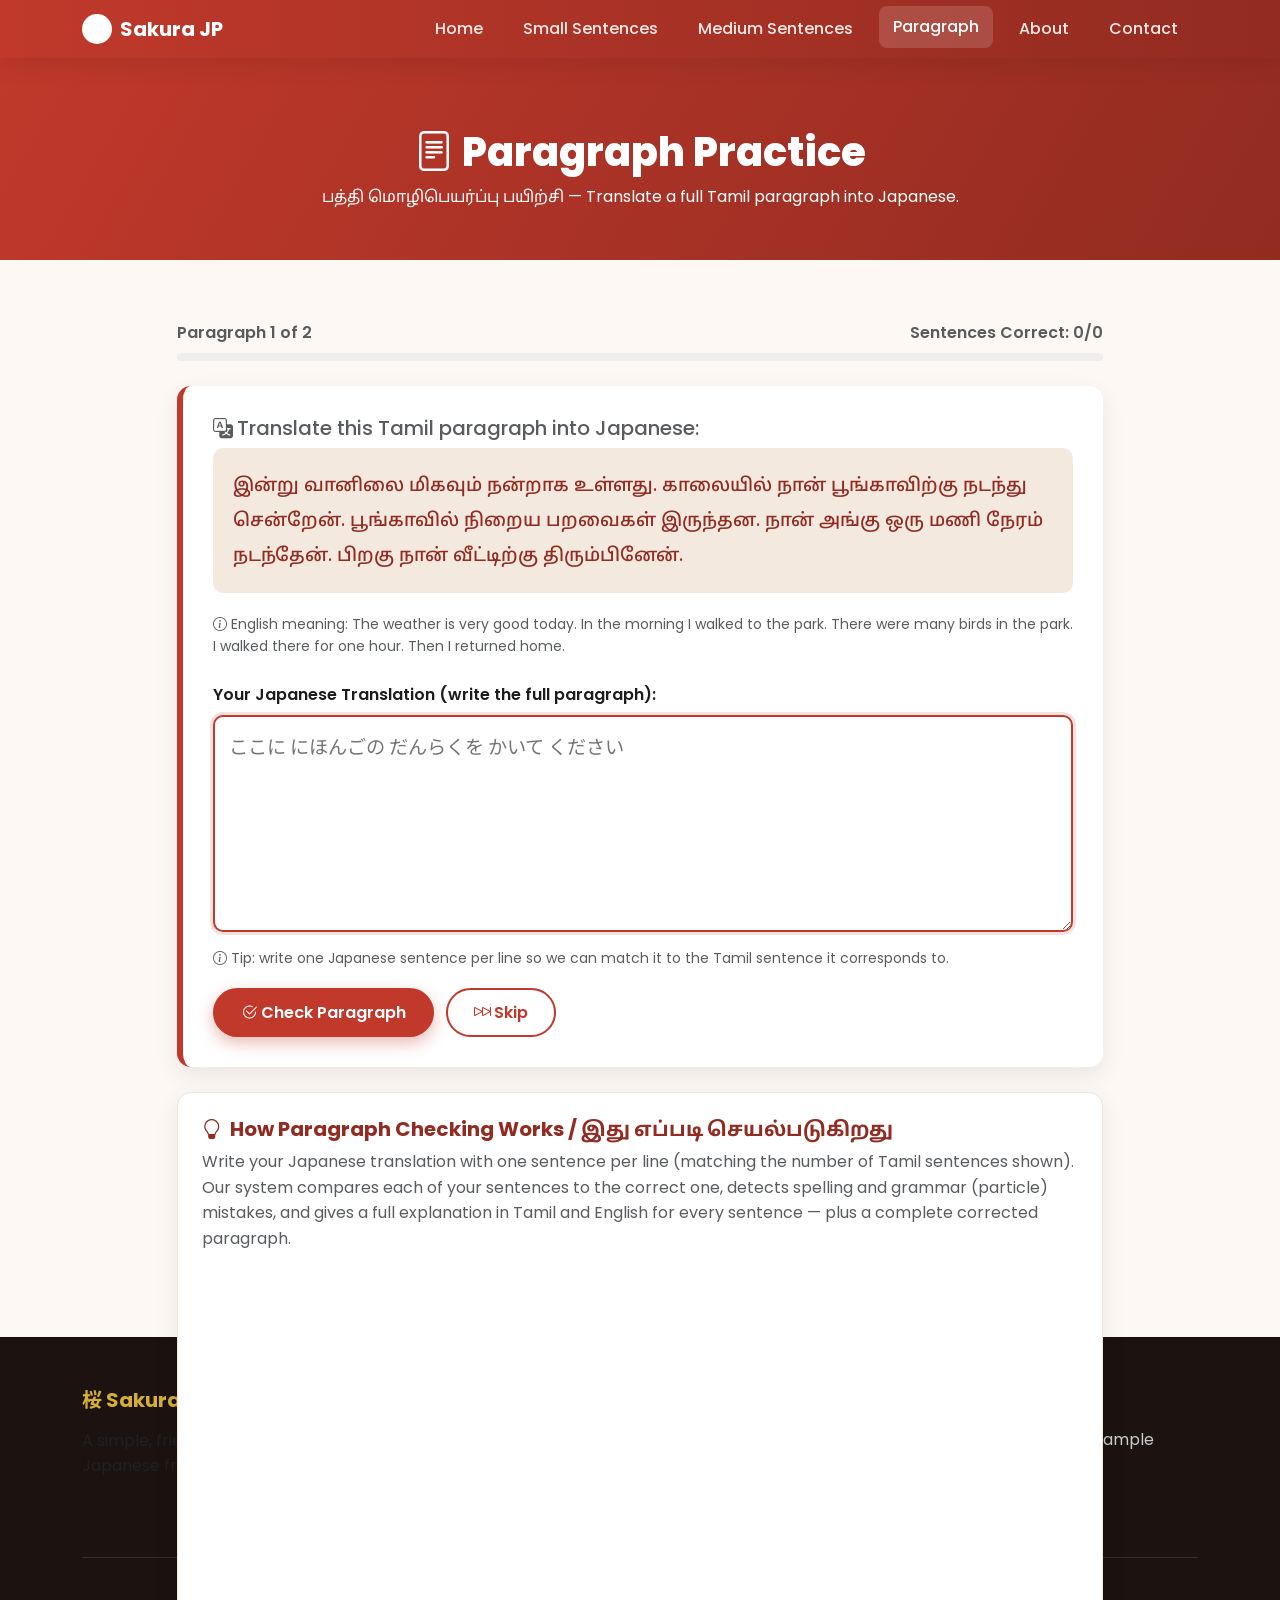
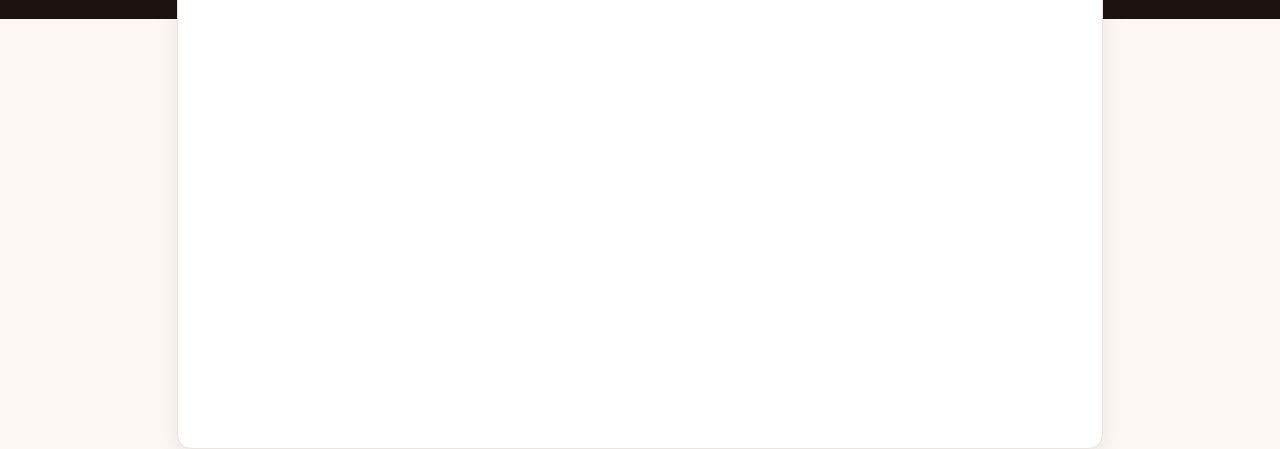
<file: pages/paragraph-practice.html>
<!DOCTYPE html>
<html lang="en">
<head>
<meta charset="UTF-8" />
<meta name="viewport" content="width=device-width, initial-scale=1.0" />
<title>Paragraph Practice | Sakura JP</title>
<link href="https://cdn.jsdelivr.net/npm/bootstrap@5.3.3/dist/css/bootstrap.min.css" rel="stylesheet">
<link rel="stylesheet" href="https://cdn.jsdelivr.net/npm/bootstrap-icons@1.11.3/font/bootstrap-icons.css">
<link href="https://fonts.googleapis.com/css2?family=Poppins:wght@400;500;600;700;800&family=Noto+Sans+JP:wght@400;500;700&family=Noto+Sans+Tamil:wght@400;500;600&display=swap" rel="stylesheet">
<link rel="stylesheet" href="../css/style.css">
  <meta name="google-adsense-account" content="ca-pub-1684242835147633">
  <script async src="https://pagead2.googlesyndication.com/pagead/js/adsbygoogle.js?client=ca-pub-1684242835147633"
     crossorigin="anonymous"></script>
</head>
<body>

<nav class="navbar navbar-expand-lg navbar-japan sticky-top">
  <div class="container">
    <a class="navbar-brand" href="../index.html"><span class="circle"></span> Sakura JP</a>
    <button class="navbar-toggler" type="button" data-bs-toggle="collapse" data-bs-target="#navMenu" style="background:#fff;">
      <span class="navbar-toggler-icon"></span>
    </button>
    <div class="collapse navbar-collapse" id="navMenu">
      <ul class="navbar-nav ms-auto mb-2 mb-lg-0">
        <li class="nav-item"><a class="nav-link" href="../index.html">Home</a></li>
        <li class="nav-item"><a class="nav-link" href="small-sentences.html">Small Sentences</a></li>
        <li class="nav-item"><a class="nav-link" href="medium-sentences.html">Medium Sentences</a></li>
        <li class="nav-item"><a class="nav-link active" href="paragraph-practice.html">Paragraph</a></li>
        <li class="nav-item"><a class="nav-link" href="../about.html">About</a></li>
        <li class="nav-item"><a class="nav-link" href="../contact.html">Contact</a></li>
      </ul>
    </div>
  </div>
</nav>

<header class="page-header">
  <div class="container">
    <h1><i class="bi bi-file-text me-2"></i>Paragraph Practice</h1>
    <p class="mb-0">பத்தி மொழிபெயர்ப்பு பயிற்சி — Translate a full Tamil paragraph into Japanese.</p>
  </div>
</header>

<section class="content-section">
  <div class="container">
    <div class="row justify-content-center">
      <div class="col-lg-10">

        <div class="d-flex justify-content-between align-items-center mb-2">
          <span class="fw-semibold text-muted">Paragraph <span id="qNum">1</span> of <span id="qTotal">2</span></span>
          <span class="fw-semibold text-muted">Sentences Correct: <span id="scoreDisplay">0</span>/<span id="sentTotal">0</span></span>
        </div>
        <div class="progress-track"><div class="bar" id="progressBar" style="width:0%;"></div></div>

        <div class="practice-box">
          <h5 class="text-muted mb-2"><i class="bi bi-translate me-1"></i>Translate this Tamil paragraph into Japanese:</h5>
          <div class="tamil-paragraph" id="tamilText">Loading...</div>
          <p class="text-muted small" id="englishHint"></p>

          <label class="form-label fw-semibold mt-2">Your Japanese Translation (write the full paragraph):</label>
          <textarea class="answer-input jp" id="userAnswer" rows="6" placeholder="ここに にほんごの だんらくを かいて ください"></textarea>
          <p class="text-muted small mt-2"><i class="bi bi-info-circle"></i> Tip: write one Japanese sentence per line so we can match it to the Tamil sentence it corresponds to.</p>

          <div class="action-row">
            <button class="btn-japan" id="checkBtn"><i class="bi bi-check2-circle me-1"></i>Check Paragraph</button>
            <button class="btn-outline-japan" id="skipBtn"><i class="bi bi-skip-forward me-1"></i>Skip</button>
            <button class="btn-outline-japan" id="nextBtn" style="display:none;">Next Paragraph <i class="bi bi-arrow-right"></i></button>
          </div>

          <div class="result-box" id="resultBox">
            <h5 id="resultTitle"></h5>
            <div id="resultBody"></div>
          </div>
        </div>

        <div class="info-card p-4 reveal">
          <h5 class="fw-bold" style="color:var(--primary-dark);"><i class="bi bi-lightbulb me-2"></i>How Paragraph Checking Works / இது எப்படி செயல்படுகிறது</h5>
          <p class="text-muted mb-0">Write your Japanese translation with one sentence per line (matching the number of Tamil sentences shown). Our system compares each of your sentences to the correct one, detects spelling and grammar (particle) mistakes, and gives a full explanation in Tamil and English for every sentence — plus a complete corrected paragraph.</p>
        </div>

      </div>
    </div>
  </div>
</section>

<footer class="site-footer">
  <div class="container">
    <div class="row g-4">
      <div class="col-md-4">
        <h5><span class="jp">桜</span> Sakura JP</h5>
        <p class="text-muted">A simple, friendly way to learn spoken Japanese from Tamil.</p>
      </div>
      <div class="col-md-2">
        <h5>Practice</h5>
        <a href="small-sentences.html">Small Sentences</a>
        <a href="medium-sentences.html">Medium Sentences</a>
        <a href="paragraph-practice.html">Paragraph Practice</a>
      </div>
      <div class="col-md-3">
        <h5>Company</h5>
        <a href="../about.html">About Us</a>
        <a href="../contact.html">Contact</a>
        <a href="../privacy-policy.html">Privacy Policy</a>
      </div>
      <div class="col-md-3">
        <h5>Get In Touch</h5>
        <a href="mailto:hello@sakurajp.example"><i class="bi bi-envelope me-2"></i>hello@sakurajp.example</a>
      </div>
    </div>
    <div class="footer-bottom">&copy; 2026 Sakura JP — Spoken Japanese Class. All rights reserved.</div>
  </div>
</footer>

<script src="https://cdn.jsdelivr.net/npm/bootstrap@5.3.3/dist/js/bootstrap.bundle.min.js"></script>
<script src="../js/practice-engine.js"></script>
<script src="../js/data-paragraph.js"></script>
<script src="../js/main.js"></script>
<script>
(function () {
  let currentIndex = 0;
  let totalScore = 0;
  let totalSentences = 0;
  let order = paragraphSentences.map((_, i) => i);
  order.sort(() => Math.random() - 0.5);

  const qNum = document.getElementById('qNum');
  const qTotal = document.getElementById('qTotal');
  const scoreDisplay = document.getElementById('scoreDisplay');
  const sentTotal = document.getElementById('sentTotal');
  const progressBar = document.getElementById('progressBar');
  const tamilText = document.getElementById('tamilText');
  const englishHint = document.getElementById('englishHint');
  const userAnswer = document.getElementById('userAnswer');
  const checkBtn = document.getElementById('checkBtn');
  const skipBtn = document.getElementById('skipBtn');
  const nextBtn = document.getElementById('nextBtn');
  const resultBox = document.getElementById('resultBox');
  const resultTitle = document.getElementById('resultTitle');
  const resultBody = document.getElementById('resultBody');

  qTotal.textContent = order.length;
  sentTotal.textContent = totalSentences;

  function loadQuestion() {
    const p = paragraphSentences[order[currentIndex]];
    tamilText.textContent = p.tamil;
    englishHint.innerHTML = '<i class="bi bi-info-circle me-1"></i>English meaning: ' + p.english;
    userAnswer.value = '';
    userAnswer.disabled = false;
    resultBox.style.display = 'none';
    resultBox.className = 'result-box';
    checkBtn.style.display = 'inline-block';
    skipBtn.style.display = 'inline-block';
    nextBtn.style.display = 'none';
    qNum.textContent = currentIndex + 1;
    progressBar.style.width = Math.round(((currentIndex) / order.length) * 100) + '%';
    userAnswer.focus();
  }

  function showResult() {
    const p = paragraphSentences[order[currentIndex]];
    const userLines = userAnswer.value.split('\n').map(l => l.trim()).filter(l => l.length > 0);

    let correctCount = 0;
    let allHtml = '';
    let overallCorrect = true;

    p.sentences.forEach((sentObj, idx) => {
      const userLine = userLines[idx] || '';
      const fakeQuestion = { japanese: sentObj.japanese };
      const result = checkAnswer(fakeQuestion, userLine);

      totalSentences++;
      if (result.isCorrect) {
        correctCount++;
        totalScore++;
      } else {
        overallCorrect = false;
      }

      allHtml += `<div class="mb-3 p-3" style="background:#fff; border-radius:10px; border-left:4px solid ${result.isCorrect ? '#2e7d32' : '#c62828'};">`;
      allHtml += `<p class="fw-semibold mb-1">Sentence ${idx + 1}: <span class="text-muted">${sentObj.tamil}</span></p>`;
      if (!result.isCorrect) {
        allHtml += `<p class="mb-1 small fw-semibold">Your answer:</p>`;
        allHtml += `<div class="correct-answer-box jp">${result.highlightedUserAnswer || '<em>No answer entered for this line</em>'}</div>`;
      } else {
        allHtml += `<p class="mb-1"><i class="bi bi-check-circle-fill text-success me-1"></i>Correct!</p>`;
      }
      allHtml += `<p class="mb-1 small fw-semibold mt-2">Correct Japanese:</p>`;
      allHtml += `<div class="correct-answer-box jp">${sentObj.japanese}</div>`;

      if (!result.isCorrect) {
        allHtml += `<p class="mb-1 small fw-semibold mt-2">Explanation:</p><ul class="explanation-list small">`;
        result.explanations.forEach(exp => {
          allHtml += `<li><strong>EN:</strong> ${exp.en}<br><strong>TA:</strong> ${exp.ta}</li>`;
        });
        allHtml += `</ul>`;
      }
      allHtml += `</div>`;
    });

    scoreDisplay.textContent = totalScore;
    sentTotal.textContent = totalSentences;

    resultBox.style.display = 'block';
    resultBox.classList.add(overallCorrect ? 'correct' : 'incorrect');
    resultTitle.innerHTML = overallCorrect
      ? '<i class="bi bi-check-circle-fill text-success me-1"></i>All Sentences Correct! / அனைத்தும் சரியானது!'
      : `<i class="bi bi-info-circle-fill text-danger me-1"></i>${correctCount} of ${p.sentences.length} sentences correct — review details below`;

    let html = allHtml;

    if (p.tips && p.tips.length) {
      html += '<p class="fw-semibold mb-1 mt-3">General Grammar Tips / பொது இலக்கண குறிப்புகள்:</p><ul class="explanation-list">';
      p.tips.forEach(tip => {
        html += `<li><strong>EN:</strong> ${tip.en}<br><strong>TA:</strong> ${tip.ta}</li>`;
      });
      html += '</ul>';
    }

    if (p.breakdown && p.breakdown.length) {
      html += '<div class="mt-3"><strong>Key Vocabulary / முக்கிய சொற்கள்:</strong><div class="meaning-tags mt-2">';
      p.breakdown.forEach(b => {
        html += `<span class="jp">${b.word} — ${b.tamil} / ${b.english}</span>`;
      });
      html += '</div></div>';
    }

    resultBody.innerHTML = html;

    checkBtn.style.display = 'none';
    skipBtn.style.display = 'none';
    nextBtn.style.display = 'inline-block';
    userAnswer.disabled = true;
    progressBar.style.width = Math.round(((currentIndex + 1) / order.length) * 100) + '%';
  }

  checkBtn.addEventListener('click', showResult);

  skipBtn.addEventListener('click', function () {
    currentIndex = (currentIndex + 1) % order.length;
    if (currentIndex === 0) { order.sort(() => Math.random() - 0.5); }
    loadQuestion();
  });

  nextBtn.addEventListener('click', function () {
    currentIndex = (currentIndex + 1) % order.length;
    if (currentIndex === 0) { order.sort(() => Math.random() - 0.5); }
    loadQuestion();
  });

  loadQuestion();
})();
</script>
</body>
</html>
</file>
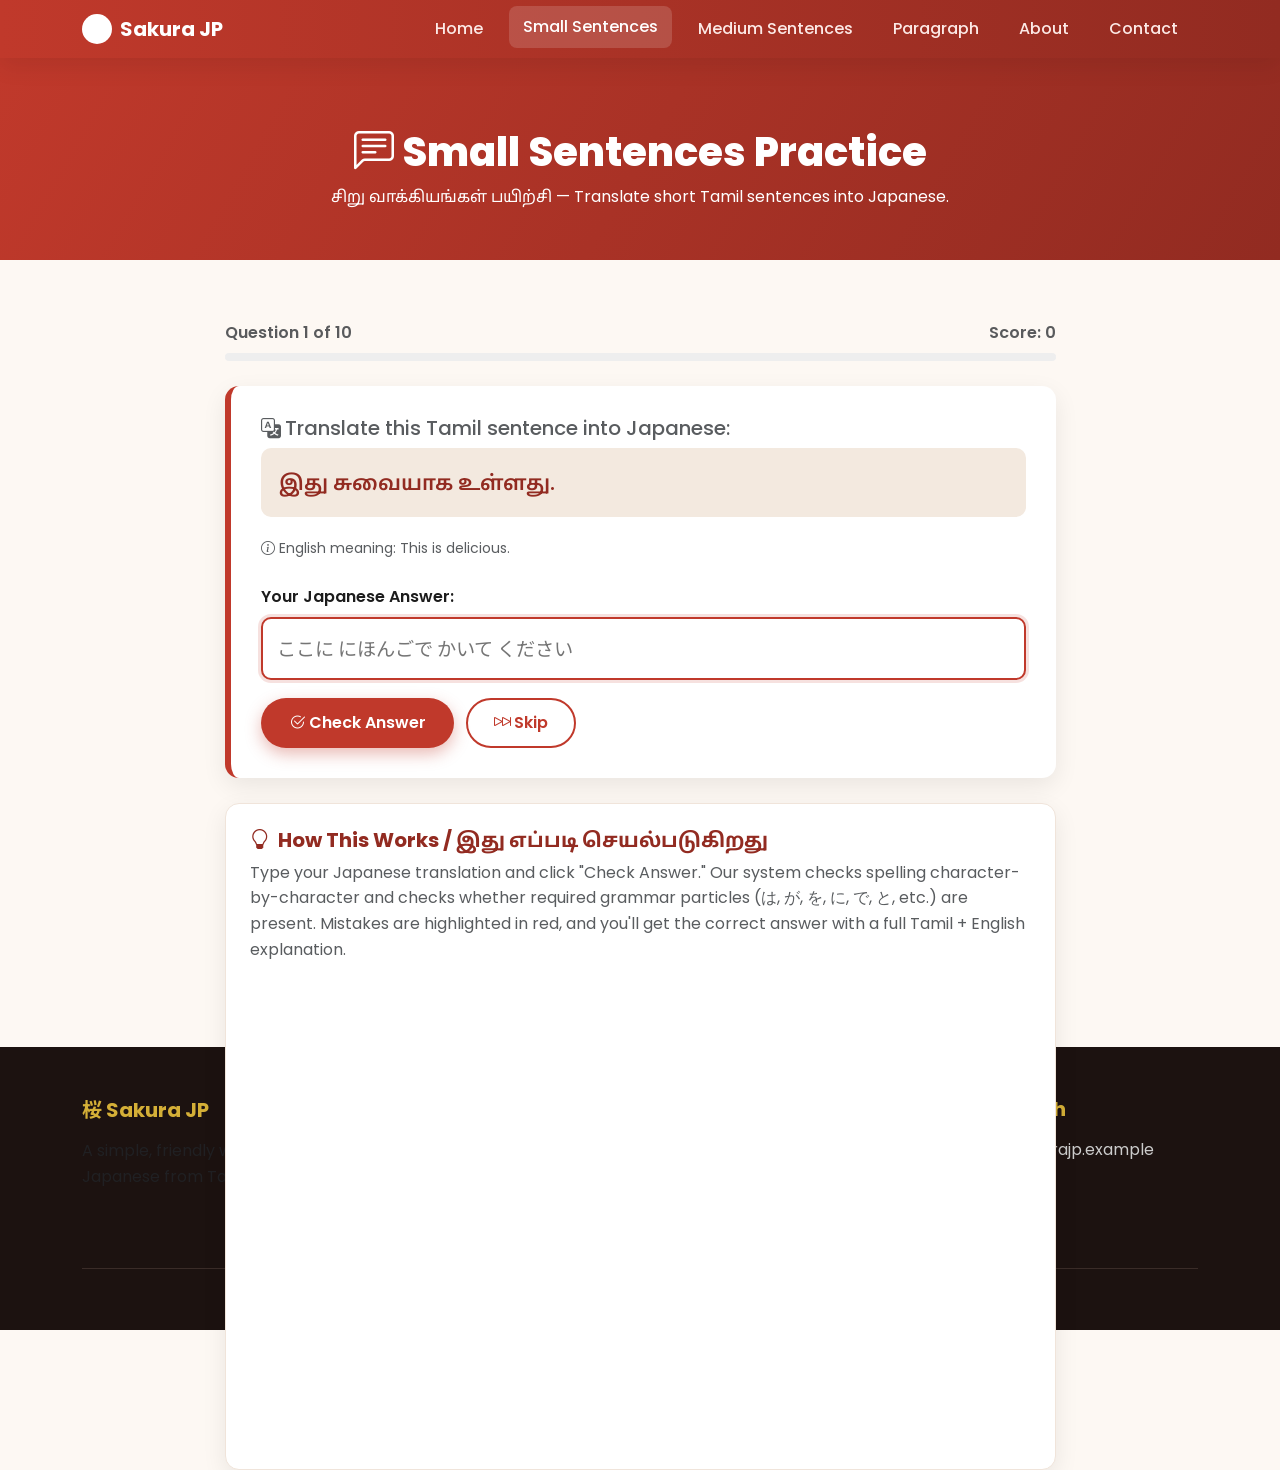
<file: pages/small-sentences.html>
<!DOCTYPE html>
<html lang="en">
<head>
<meta charset="UTF-8" />
<meta name="viewport" content="width=device-width, initial-scale=1.0" />
<title>Small Sentences Practice | Sakura JP</title>
<link href="https://cdn.jsdelivr.net/npm/bootstrap@5.3.3/dist/css/bootstrap.min.css" rel="stylesheet">
<link rel="stylesheet" href="https://cdn.jsdelivr.net/npm/bootstrap-icons@1.11.3/font/bootstrap-icons.css">
<link href="https://fonts.googleapis.com/css2?family=Poppins:wght@400;500;600;700;800&family=Noto+Sans+JP:wght@400;500;700&family=Noto+Sans+Tamil:wght@400;500;600&display=swap" rel="stylesheet">
<link rel="stylesheet" href="../css/style.css">
  <meta name="google-adsense-account" content="ca-pub-1684242835147633">
  <script async src="https://pagead2.googlesyndication.com/pagead/js/adsbygoogle.js?client=ca-pub-1684242835147633"
     crossorigin="anonymous"></script>
</head>
<body>

<nav class="navbar navbar-expand-lg navbar-japan sticky-top">
  <div class="container">
    <a class="navbar-brand" href="../index.html"><span class="circle"></span> Sakura JP</a>
    <button class="navbar-toggler" type="button" data-bs-toggle="collapse" data-bs-target="#navMenu" style="background:#fff;">
      <span class="navbar-toggler-icon"></span>
    </button>
    <div class="collapse navbar-collapse" id="navMenu">
      <ul class="navbar-nav ms-auto mb-2 mb-lg-0">
        <li class="nav-item"><a class="nav-link" href="../index.html">Home</a></li>
        <li class="nav-item"><a class="nav-link active" href="small-sentences.html">Small Sentences</a></li>
        <li class="nav-item"><a class="nav-link" href="medium-sentences.html">Medium Sentences</a></li>
        <li class="nav-item"><a class="nav-link" href="paragraph-practice.html">Paragraph</a></li>
        <li class="nav-item"><a class="nav-link" href="../about.html">About</a></li>
        <li class="nav-item"><a class="nav-link" href="../contact.html">Contact</a></li>
      </ul>
    </div>
  </div>
</nav>

<header class="page-header">
  <div class="container">
    <h1><i class="bi bi-chat-left-text me-2"></i>Small Sentences Practice</h1>
    <p class="mb-0">சிறு வாக்கியங்கள் பயிற்சி — Translate short Tamil sentences into Japanese.</p>
  </div>
</header>

<section class="content-section">
  <div class="container">
    <div class="row justify-content-center">
      <div class="col-lg-9">

        <div class="d-flex justify-content-between align-items-center mb-2">
          <span class="fw-semibold text-muted">Question <span id="qNum">1</span> of <span id="qTotal">10</span></span>
          <span class="fw-semibold text-muted">Score: <span id="scoreDisplay">0</span></span>
        </div>
        <div class="progress-track"><div class="bar" id="progressBar" style="width:10%;"></div></div>

        <div class="practice-box">
          <h5 class="text-muted mb-2"><i class="bi bi-translate me-1"></i>Translate this Tamil sentence into Japanese:</h5>
          <div class="tamil-sentence" id="tamilText">Loading...</div>
          <p class="text-muted small" id="englishHint"></p>

          <label class="form-label fw-semibold mt-2">Your Japanese Answer:</label>
          <input type="text" class="answer-input jp" id="userAnswer" placeholder="ここに にほんごで かいて ください">

          <div class="action-row">
            <button class="btn-japan" id="checkBtn"><i class="bi bi-check2-circle me-1"></i>Check Answer</button>
            <button class="btn-outline-japan" id="skipBtn"><i class="bi bi-skip-forward me-1"></i>Skip</button>
            <button class="btn-outline-japan" id="nextBtn" style="display:none;">Next Question <i class="bi bi-arrow-right"></i></button>
          </div>

          <div class="result-box" id="resultBox">
            <h5 id="resultTitle"></h5>
            <div id="resultBody"></div>
          </div>
        </div>

        <div class="info-card p-4 reveal">
          <h5 class="fw-bold" style="color:var(--primary-dark);"><i class="bi bi-lightbulb me-2"></i>How This Works / இது எப்படி செயல்படுகிறது</h5>
          <p class="text-muted mb-0">Type your Japanese translation and click "Check Answer." Our system checks spelling character-by-character and checks whether required grammar particles (は, が, を, に, で, と, etc.) are present. Mistakes are highlighted in red, and you'll get the correct answer with a full Tamil + English explanation.</p>
        </div>

      </div>
    </div>
  </div>
</section>

<footer class="site-footer">
  <div class="container">
    <div class="row g-4">
      <div class="col-md-4">
        <h5><span class="jp">桜</span> Sakura JP</h5>
        <p class="text-muted">A simple, friendly way to learn spoken Japanese from Tamil.</p>
      </div>
      <div class="col-md-2">
        <h5>Practice</h5>
        <a href="small-sentences.html">Small Sentences</a>
        <a href="medium-sentences.html">Medium Sentences</a>
        <a href="paragraph-practice.html">Paragraph Practice</a>
      </div>
      <div class="col-md-3">
        <h5>Company</h5>
        <a href="../about.html">About Us</a>
        <a href="../contact.html">Contact</a>
        <a href="../privacy-policy.html">Privacy Policy</a>
      </div>
      <div class="col-md-3">
        <h5>Get In Touch</h5>
        <a href="mailto:hello@sakurajp.example"><i class="bi bi-envelope me-2"></i>hello@sakurajp.example</a>
      </div>
    </div>
    <div class="footer-bottom">&copy; 2026 Sakura JP — Spoken Japanese Class. All rights reserved.</div>
  </div>
</footer>

<script src="https://cdn.jsdelivr.net/npm/bootstrap@5.3.3/dist/js/bootstrap.bundle.min.js"></script>
<script src="../js/practice-engine.js"></script>
<script src="../js/data-small.js"></script>
<script src="../js/main.js"></script>
<script>
(function () {
  let currentIndex = 0;
  let score = 0;
  let order = smallSentences.map((_, i) => i);
  // shuffle
  order.sort(() => Math.random() - 0.5);

  const qNum = document.getElementById('qNum');
  const qTotal = document.getElementById('qTotal');
  const scoreDisplay = document.getElementById('scoreDisplay');
  const progressBar = document.getElementById('progressBar');
  const tamilText = document.getElementById('tamilText');
  const englishHint = document.getElementById('englishHint');
  const userAnswer = document.getElementById('userAnswer');
  const checkBtn = document.getElementById('checkBtn');
  const skipBtn = document.getElementById('skipBtn');
  const nextBtn = document.getElementById('nextBtn');
  const resultBox = document.getElementById('resultBox');
  const resultTitle = document.getElementById('resultTitle');
  const resultBody = document.getElementById('resultBody');

  qTotal.textContent = order.length;

  function loadQuestion() {
    const q = smallSentences[order[currentIndex]];
    tamilText.textContent = q.tamil;
    englishHint.innerHTML = '<i class="bi bi-info-circle me-1"></i>English meaning: ' + q.english;
    userAnswer.value = '';
    userAnswer.disabled = false;
    resultBox.style.display = 'none';
    resultBox.className = 'result-box';
    checkBtn.style.display = 'inline-block';
    skipBtn.style.display = 'inline-block';
    nextBtn.style.display = 'none';
    qNum.textContent = currentIndex + 1;
    progressBar.style.width = Math.round(((currentIndex) / order.length) * 100) + '%';
    userAnswer.focus();
  }

  function showResult() {
    const q = smallSentences[order[currentIndex]];
    const result = checkAnswer(q, userAnswer.value);

    resultBox.style.display = 'block';
    resultBox.classList.add(result.isCorrect ? 'correct' : 'incorrect');

    if (result.isCorrect) {
      score++;
      scoreDisplay.textContent = score;
      resultTitle.innerHTML = '<i class="bi bi-check-circle-fill text-success me-1"></i>Correct! / சரியானது!';
    } else {
      resultTitle.innerHTML = '<i class="bi bi-x-circle-fill text-danger me-1"></i>Not Quite Right / இன்னும் சரியில்லை';
    }

    let html = '';
    if (!result.isCorrect) {
      html += '<p class="fw-semibold mb-1">Your answer (errors highlighted):</p>';
      html += '<div class="correct-answer-box jp">' + (result.highlightedUserAnswer || '<em>No answer entered</em>') + '</div>';
    }
    html += '<p class="fw-semibold mb-1 mt-2">Correct Japanese sentence:</p>';
    html += '<div class="correct-answer-box jp">' + result.correctAnswer + '</div>';

    html += '<p class="fw-semibold mb-1 mt-3">Explanation / விளக்கம்:</p>';
    html += '<ul class="explanation-list">';
    result.explanations.forEach(exp => {
      html += `<li><strong>EN:</strong> ${exp.en}<br><strong>TA:</strong> ${exp.ta}</li>`;
    });
    html += '</ul>';

    const breakdownDiv = document.createElement('div');
    renderWordBreakdown(q, breakdownDiv);
    html += breakdownDiv.innerHTML;

    resultBody.innerHTML = html;

    checkBtn.style.display = 'none';
    skipBtn.style.display = 'none';
    nextBtn.style.display = 'inline-block';
    userAnswer.disabled = true;
    progressBar.style.width = Math.round(((currentIndex + 1) / order.length) * 100) + '%';
  }

  checkBtn.addEventListener('click', showResult);
  userAnswer.addEventListener('keypress', function (e) {
    if (e.key === 'Enter') showResult();
  });

  skipBtn.addEventListener('click', function () {
    currentIndex = (currentIndex + 1) % order.length;
    if (currentIndex === 0) { order.sort(() => Math.random() - 0.5); }
    loadQuestion();
  });

  nextBtn.addEventListener('click', function () {
    currentIndex = (currentIndex + 1) % order.length;
    if (currentIndex === 0) { order.sort(() => Math.random() - 0.5); }
    loadQuestion();
  });

  loadQuestion();
})();
</script>
</body>
</html>
</file>
<file: css/style.css>
/* ===================== Root Variables ===================== */
:root {
  --primary: #c0392b;
  /* Japan red */
  --primary-dark: #922b21;
  --accent: #d4af37;
  /* gold */
  --ink: #1c1c1c;
  --paper: #fdf8f3;
  --soft: #f3e9df;
  --success: #2e7d32;
  --error: #c62828;
  --radius: 14px;
  --shadow: 0 8px 24px rgba(0, 0, 0, 0.08);
  --font-main: 'Poppins', 'Noto Sans Tamil', sans-serif;
  --font-jp: 'Noto Sans JP', sans-serif;
}

* {
  box-sizing: border-box;
}

body {
  font-family: var(--font-main);
  background: var(--paper);
  color: var(--ink);
  line-height: 1.6;
  overflow-x: hidden;
}

.jp {
  font-family: var(--font-jp);
}

a {
  text-decoration: none;
}

/* ===================== Navbar ===================== */
.navbar-japan {
  background: linear-gradient(90deg, var(--primary), var(--primary-dark));
  box-shadow: var(--shadow);
}

.navbar-japan .navbar-brand {
  font-weight: 700;
  color: #fff !important;
  display: flex;
  align-items: center;
  gap: 8px;
}

.navbar-japan .navbar-brand .circle {
  width: 30px;
  height: 30px;
  background: #fff;
  border-radius: 50%;
  display: inline-block;
  position: relative;
}

.navbar-japan .nav-link {
  color: #fce9e6 !important;
  font-weight: 500;
  margin: 0 6px;
  border-radius: 8px;
  transition: all 0.3s ease;
  padding: 8px 14px !important;
}

.navbar-japan .nav-link:hover,
.navbar-japan .nav-link.active {
  color: #fff !important;
  background: rgba(255, 255, 255, 0.15);
  transform: translateY(-2px);
}

/* ===================== Hero ===================== */
.hero {
  background: radial-gradient(circle at top right, #fbe4e0, var(--paper) 60%);
  padding: 90px 0 70px;
  position: relative;
  overflow: hidden;
}

.hero::before {
  content: "日本語";
  position: absolute;
  font-size: 220px;
  font-weight: 900;
  color: rgba(192, 57, 43, 0.05);
  right: -30px;
  top: -40px;
  font-family: var(--font-jp);
  pointer-events: none;
}

.hero h1 {
  font-weight: 800;
  font-size: 2.8rem;
  color: var(--primary-dark);
}

.hero .subtitle {
  font-size: 1.2rem;
  color: #555;
  margin-bottom: 30px;
}

.btn-japan {
  background: var(--primary);
  color: #fff;
  border: none;
  padding: 12px 28px;
  border-radius: 50px;
  font-weight: 600;
  box-shadow: 0 6px 16px rgba(192, 57, 43, 0.35);
  transition: all 0.3s ease;
}

.btn-japan:hover {
  background: var(--primary-dark);
  color: #fff;
  transform: translateY(-3px);
  box-shadow: 0 10px 22px rgba(192, 57, 43, 0.45);
}

.btn-outline-japan {
  border: 2px solid var(--primary);
  color: var(--primary);
  padding: 10px 26px;
  border-radius: 50px;
  font-weight: 600;
  background: transparent;
  transition: all 0.3s ease;
}

.btn-outline-japan:hover {
  background: var(--primary);
  color: #fff;
  transform: translateY(-3px);
}

/* ===================== Section Titles ===================== */
.section-title {
  text-align: center;
  margin-bottom: 40px;
}

.section-title h2 {
  font-weight: 800;
  color: var(--primary-dark);
  position: relative;
  display: inline-block;
}

.section-title h2::after {
  content: "";
  display: block;
  width: 70px;
  height: 4px;
  background: var(--accent);
  margin: 12px auto 0;
  border-radius: 4px;
}

.section-title p {
  color: #666;
  max-width: 650px;
  margin: 10px auto 0;
}

/* ===================== Cards ===================== */
.module-card,
.feature-card,
.kana-card,
.info-card {
  background: #fff;
  border-radius: var(--radius);
  box-shadow: var(--shadow);
  transition: all 0.35s ease;
  border: 1px solid #f0e4da;
  height: 100%;
}

.module-card:hover,
.feature-card:hover,
.info-card:hover {
  transform: translateY(-8px);
  box-shadow: 0 16px 32px rgba(0, 0, 0, 0.12);
  border-color: var(--accent);
}

.module-card .icon-circle,
.feature-card .icon-circle {
  width: 64px;
  height: 64px;
  border-radius: 50%;
  background: linear-gradient(135deg, var(--primary), var(--accent));
  display: flex;
  align-items: center;
  justify-content: center;
  font-size: 1.6rem;
  color: #fff;
  margin-bottom: 18px;
}

.module-card .card-body,
.feature-card .card-body {
  padding: 28px;
}

.module-card h3 {
  font-weight: 700;
  color: var(--primary-dark);
  font-size: 1.3rem;
}

.badge-level {
  background: var(--soft);
  color: var(--primary-dark);
  border-radius: 20px;
  padding: 4px 14px;
  font-size: 0.8rem;
  font-weight: 600;
}

/* ===================== Kana Cards (Hiragana/Katakana) ===================== */
.kana-card {
  padding: 18px 10px;
  text-align: center;
  cursor: pointer;
}

.kana-card .kana-char {
  font-family: var(--font-jp);
  font-size: 2.4rem;
  font-weight: 700;
  color: var(--primary);
  display: block;
}

.kana-card .kana-romaji {
  font-weight: 600;
  color: #333;
  margin-top: 4px;
}

.kana-card .kana-tamil {
  font-size: 0.85rem;
  color: var(--primary-dark);
  margin-top: 6px;
}

.kana-card .kana-english {
  font-size: 0.8rem;
  color: #777;
}

.kana-tab-btn {
  border-radius: 50px;
  padding: 8px 26px;
  font-weight: 600;
  margin: 0 6px 10px;
  border: 2px solid var(--primary);
  color: var(--primary);
  background: #fff;
}

.kana-tab-btn.active {
  background: var(--primary);
  color: #fff;
}

/* ===================== Practice Pages ===================== */
.practice-box {
  background: #fff;
  border-radius: var(--radius);
  box-shadow: var(--shadow);
  padding: 30px;
  margin-bottom: 25px;
  border-left: 6px solid var(--primary);
}

.tamil-sentence {
  font-size: 1.3rem;
  font-weight: 600;
  color: var(--primary-dark);
  background: var(--soft);
  padding: 18px;
  border-radius: 10px;
  margin-bottom: 20px;
}

.tamil-paragraph {
  font-size: 1.15rem;
  font-weight: 500;
  color: var(--primary-dark);
  background: var(--soft);
  padding: 20px;
  border-radius: 10px;
  margin-bottom: 20px;
  line-height: 1.9;
}

textarea.answer-input,
input.answer-input {
  width: 100%;
  border: 2px solid #e0d3c8;
  border-radius: 10px;
  padding: 14px;
  font-size: 1.2rem;
  font-family: var(--font-jp);
  transition: border-color 0.3s ease;
}

textarea.answer-input:focus,
input.answer-input:focus {
  outline: none;
  border-color: var(--primary);
  box-shadow: 0 0 0 3px rgba(192, 57, 43, 0.15);
}

.result-box {
  margin-top: 20px;
  padding: 20px;
  border-radius: 10px;
  display: none;
  animation: fadeIn 0.5s ease;
}

.result-box.correct {
  background: #e8f5e9;
  border-left: 6px solid var(--success);
}

.result-box.incorrect {
  background: #fdecea;
  border-left: 6px solid var(--error);
}

.result-box h5 {
  font-weight: 700;
  margin-bottom: 10px;
}

.correct-answer-box {
  background: #fff;
  border-radius: 8px;
  padding: 14px;
  margin: 12px 0;
  font-family: var(--font-jp);
  font-size: 1.15rem;
  border: 1px dashed #ccc;
}

.error-highlight {
  background: #ffcdd2;
  color: #b71c1c;
  padding: 1px 4px;
  border-radius: 4px;
  font-weight: 600;
}

.explanation-list li {
  margin-bottom: 8px;
}

.meaning-tags span {
  display: inline-block;
  background: var(--soft);
  color: var(--primary-dark);
  border-radius: 20px;
  padding: 3px 12px;
  font-size: 0.82rem;
  margin: 3px 4px 0 0;
}

.progress-track {
  height: 8px;
  border-radius: 10px;
  background: #eee;
  overflow: hidden;
  margin-bottom: 25px;
}

.progress-track .bar {
  height: 100%;
  background: linear-gradient(90deg, var(--primary), var(--accent));
  transition: width 0.4s ease;
}

/* ===================== Buttons Row ===================== */
.action-row {
  display: flex;
  gap: 12px;
  flex-wrap: wrap;
  margin-top: 18px;
}

/* ===================== Footer ===================== */
footer.site-footer {
  background: #1c1210;
  color: #eee;
  padding: 50px 0 20px;
}

footer.site-footer h5 {
  color: var(--accent);
  font-weight: 700;
  margin-bottom: 16px;
}

footer.site-footer a {
  color: #ccc;
  display: block;
  margin-bottom: 8px;
  transition: color 0.25s ease;
}

footer.site-footer a:hover {
  color: var(--accent);
}

footer .footer-bottom {
  border-top: 1px solid #3a2c28;
  margin-top: 30px;
  padding-top: 18px;
  text-align: center;
  color: #999;
  font-size: 0.9rem;
}

/* ===================== Misc Pages ===================== */
.page-header {
  background: linear-gradient(120deg, var(--primary), var(--primary-dark));
  color: #fff;
  padding: 70px 0 50px;
  text-align: center;
}

.page-header h1 {
  font-weight: 800;
}

.content-section {
  padding: 60px 0;
}

.contact-form-box,
.about-box {
  background: #fff;
  border-radius: var(--radius);
  box-shadow: var(--shadow);
  padding: 35px;
}

.form-control {
  border-radius: 10px;
  padding: 12px 14px;
  border: 2px solid #e0d3c8;
}

.form-control:focus {
  box-shadow: 0 0 0 3px rgba(192, 57, 43, 0.15);
  border-color: var(--primary);
}

.team-photo-circle {
  width: 90px;
  height: 90px;
  border-radius: 50%;
  background: linear-gradient(135deg, var(--primary), var(--accent));
  display: flex;
  align-items: center;
  justify-content: center;
  color: #fff;
  font-size: 1.8rem;
  font-weight: 700;
  margin: 0 auto 14px;
}

/* ===================== Animations ===================== */
@keyframes fadeIn {
  from {
    opacity: 0;
    transform: translateY(10px);
  }

  to {
    opacity: 1;
    transform: translateY(0);
  }
}

.fade-in-up {
  animation: fadeIn 0.7s ease both;
}

.floating {
  animation: floaty 3s ease-in-out infinite;
}

@keyframes floaty {

  0%,
  100% {
    transform: translateY(0);
  }

  50% {
    transform: translateY(-10px);
  }
}

/* ===================== Scroll reveal helper ===================== */
.reveal {
  opacity: 0;
  transform: translateY(30px);
  transition: all 0.7s ease;
}

.reveal.active {
  opacity: 1;
  transform: translateY(0);
}

/* ===================== Media Queries ===================== */
@media (max-width: 991px) {
  .hero h1 {
    font-size: 2.2rem;
  }

  .hero::before {
    font-size: 150px;
  }
}

@media (max-width: 767px) {
  .hero {
    padding: 60px 0 40px;
    text-align: center;
  }

  .hero h1 {
    font-size: 1.8rem;
  }

  .hero .subtitle {
    font-size: 1rem;
  }

  .hero::before {
    display: none;
  }

  .section-title h2 {
    font-size: 1.6rem;
  }

  .kana-card .kana-char {
    font-size: 2rem;
  }

  .practice-box {
    padding: 20px;
  }

  .tamil-sentence,
  .tamil-paragraph {
    font-size: 1.05rem;
  }

  .page-header {
    padding: 50px 0 35px;
  }
}

@media (max-width: 575px) {
  .navbar-japan .navbar-brand {
    font-size: 1.1rem;
  }

  .btn-japan,
  .btn-outline-japan {
    width: 100%;
    margin-bottom: 8px;
  }

  .action-row {
    flex-direction: column;
  }

  .action-row button,
  .action-row a {
    width: 100%;
  }
}
</file>
